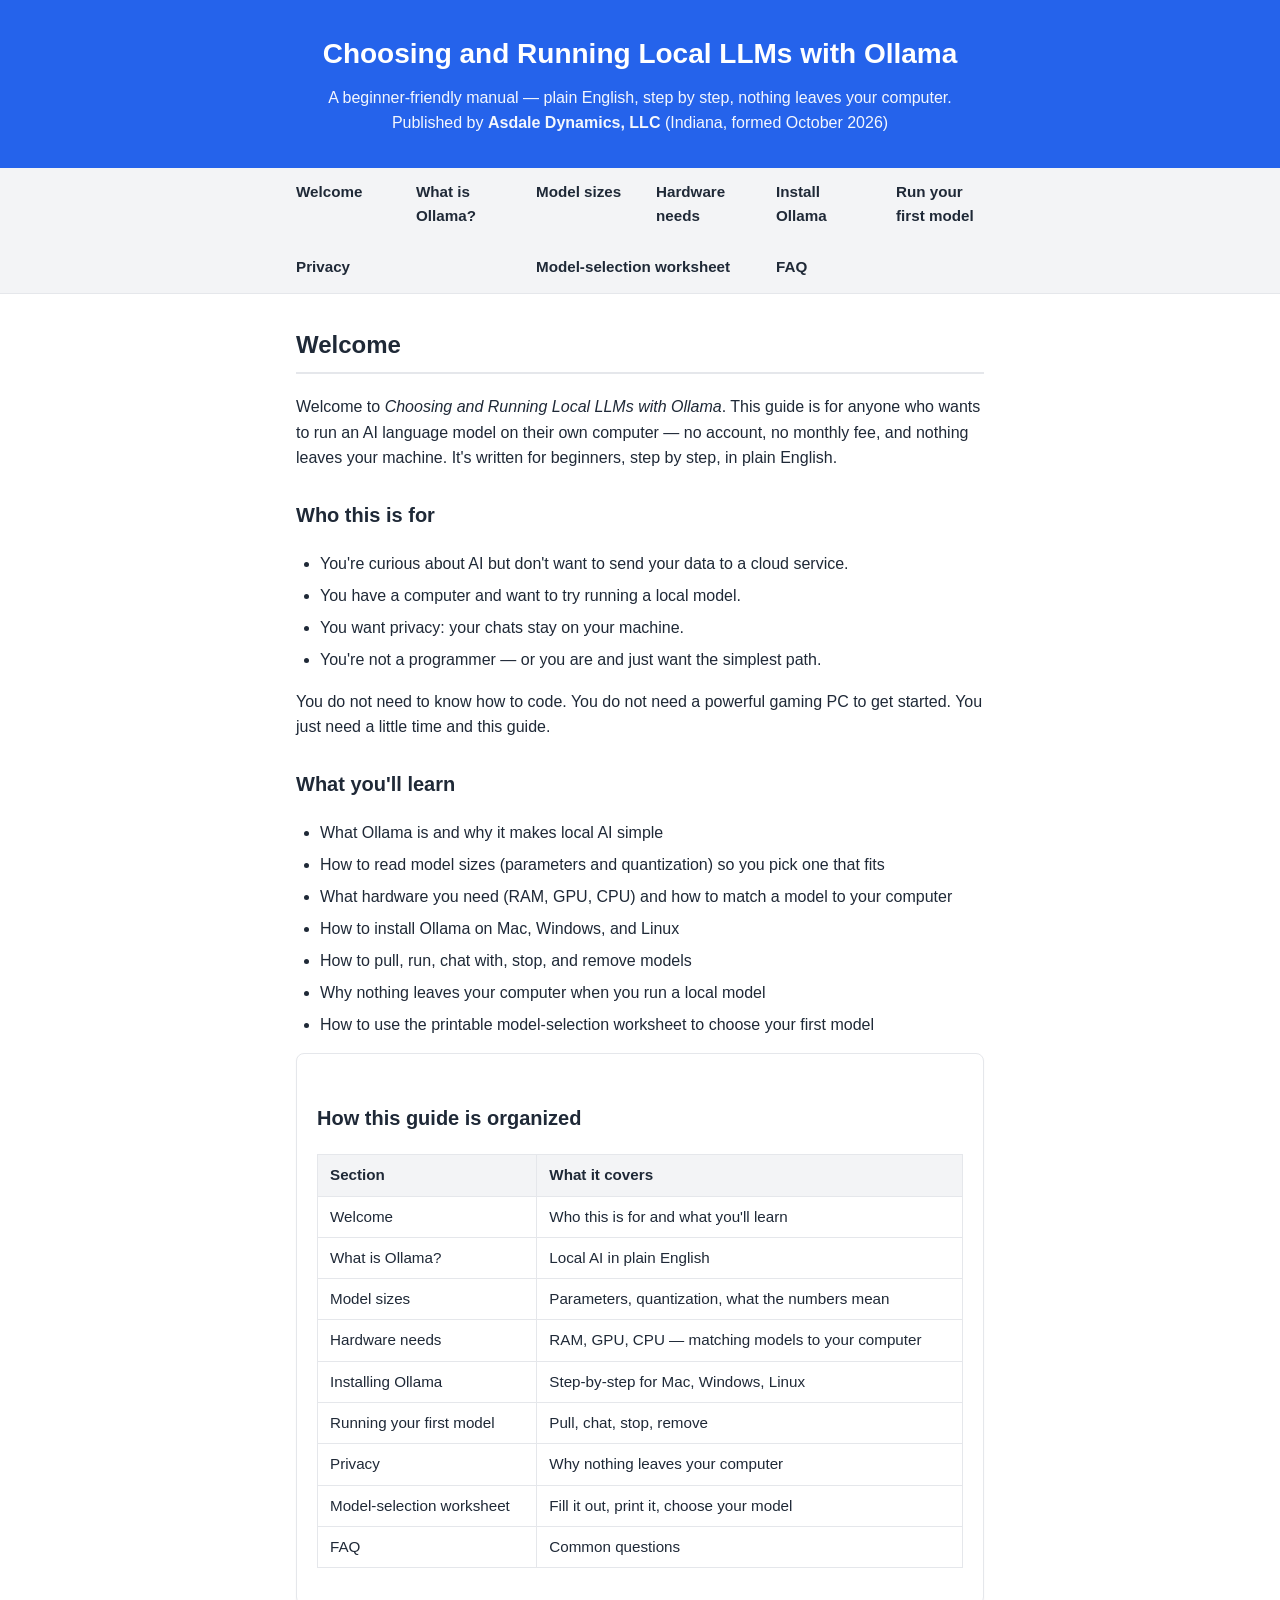
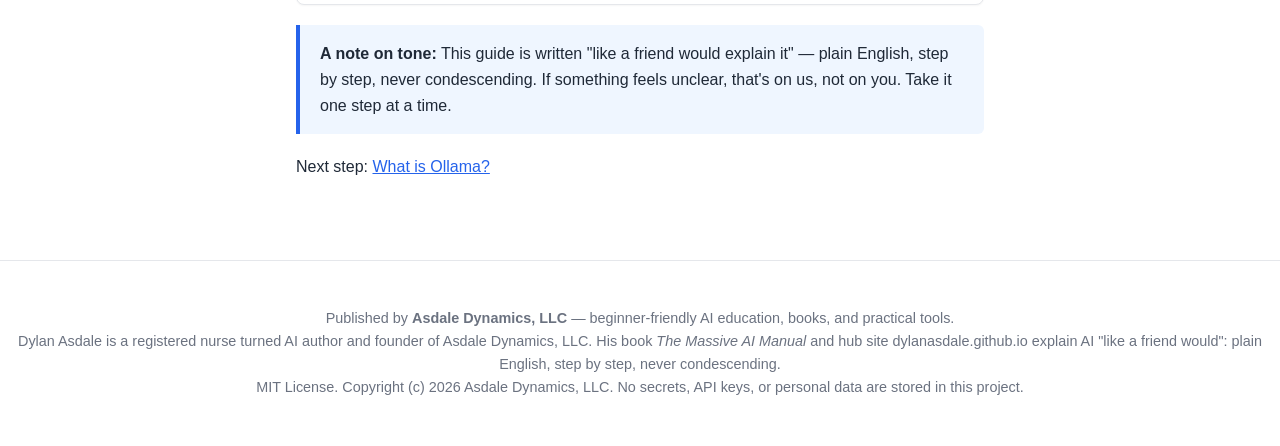
<file: static/index.html>
<!DOCTYPE html>
<html lang="en">
<head>
<meta charset="UTF-8">
<meta name="viewport" content="width=device-width, initial-scale=1.0">
<title>Choosing and Running Local LLMs with Ollama</title>
<link rel="stylesheet" href="css/style.css">
</head>
<body>

<header class="site-header">
  <h1>Choosing and Running Local LLMs with Ollama</h1>
  <p>A beginner-friendly manual — plain English, step by step, nothing leaves your computer.<br>
  Published by <strong>Asdale Dynamics, LLC</strong> (Indiana, formed October 2026)</p>
</header>

<nav class="site-nav">
  <ul>
    <li><a href="index.html">Welcome</a></li>
    <li><a href="02-what-is-ollama.html">What is Ollama?</a></li>
    <li><a href="03-model-sizes.html">Model sizes</a></li>
    <li><a href="04-hardware-needs.html">Hardware needs</a></li>
    <li><a href="05-install-ollama.html">Install Ollama</a></li>
    <li><a href="06-running-models.html">Run your first model</a></li>
    <li><a href="07-privacy.html">Privacy</a></li>
    <li><a href="worksheet.html">Model-selection worksheet</a></li>
    <li><a href="faq.html">FAQ</a></li>
  </ul>
</nav>

<div class="container">
  <main>
    <h2>Welcome</h2>
    <p>Welcome to <em>Choosing and Running Local LLMs with Ollama</em>. This guide is for anyone who wants to run an AI language model on their own computer — no account, no monthly fee, and nothing leaves your machine. It's written for beginners, step by step, in plain English.</p>

    <h3>Who this is for</h3>
    <ul>
      <li>You're curious about AI but don't want to send your data to a cloud service.</li>
      <li>You have a computer and want to try running a local model.</li>
      <li>You want privacy: your chats stay on your machine.</li>
      <li>You're not a programmer — or you are and just want the simplest path.</li>
    </ul>
    <p>You do not need to know how to code. You do not need a powerful gaming PC to get started. You just need a little time and this guide.</p>

    <h3>What you'll learn</h3>
    <ul>
      <li>What Ollama is and why it makes local AI simple</li>
      <li>How to read model sizes (parameters and quantization) so you pick one that fits</li>
      <li>What hardware you need (RAM, GPU, CPU) and how to match a model to your computer</li>
      <li>How to install Ollama on Mac, Windows, and Linux</li>
      <li>How to pull, run, chat with, stop, and remove models</li>
      <li>Why nothing leaves your computer when you run a local model</li>
      <li>How to use the printable model-selection worksheet to choose your first model</li>
    </ul>

    <div class="card">
      <h3>How this guide is organized</h3>
      <table>
        <tr><th style="width:34%">Section</th><th>What it covers</th></tr>
        <tr><td>Welcome</td><td>Who this is for and what you'll learn</td></tr>
        <tr><td>What is Ollama?</td><td>Local AI in plain English</td></tr>
        <tr><td>Model sizes</td><td>Parameters, quantization, what the numbers mean</td></tr>
        <tr><td>Hardware needs</td><td>RAM, GPU, CPU — matching models to your computer</td></tr>
        <tr><td>Installing Ollama</td><td>Step-by-step for Mac, Windows, Linux</td></tr>
        <tr><td>Running your first model</td><td>Pull, chat, stop, remove</td></tr>
        <tr><td>Privacy</td><td>Why nothing leaves your computer</td></tr>
        <tr><td>Model-selection worksheet</td><td>Fill it out, print it, choose your model</td></tr>
        <tr><td>FAQ</td><td>Common questions</td></tr>
      </table>
    </div>

    <div class="callout">
      <p><strong>A note on tone:</strong> This guide is written "like a friend would explain it" — plain English, step by step, never condescending. If something feels unclear, that's on us, not on you. Take it one step at a time.</p>
    </div>

    <p>Next step: <a href="02-what-is-ollama.html">What is Ollama?</a></p>
  </main>
</div>

<footer class="footer">
  <p>Published by <strong>Asdale Dynamics, LLC</strong> — beginner-friendly AI education, books, and practical tools.<br>
  Dylan Asdale is a registered nurse turned AI author and founder of Asdale Dynamics, LLC. His book <em>The Massive AI Manual</em> and hub site dylanasdale.github.io explain AI "like a friend would": plain English, step by step, never condescending.<br>
  MIT License. Copyright (c) 2026 Asdale Dynamics, LLC. No secrets, API keys, or personal data are stored in this project.</p>
</footer>

<script src="js/app.js"></script>
</body>
</html>
</file>
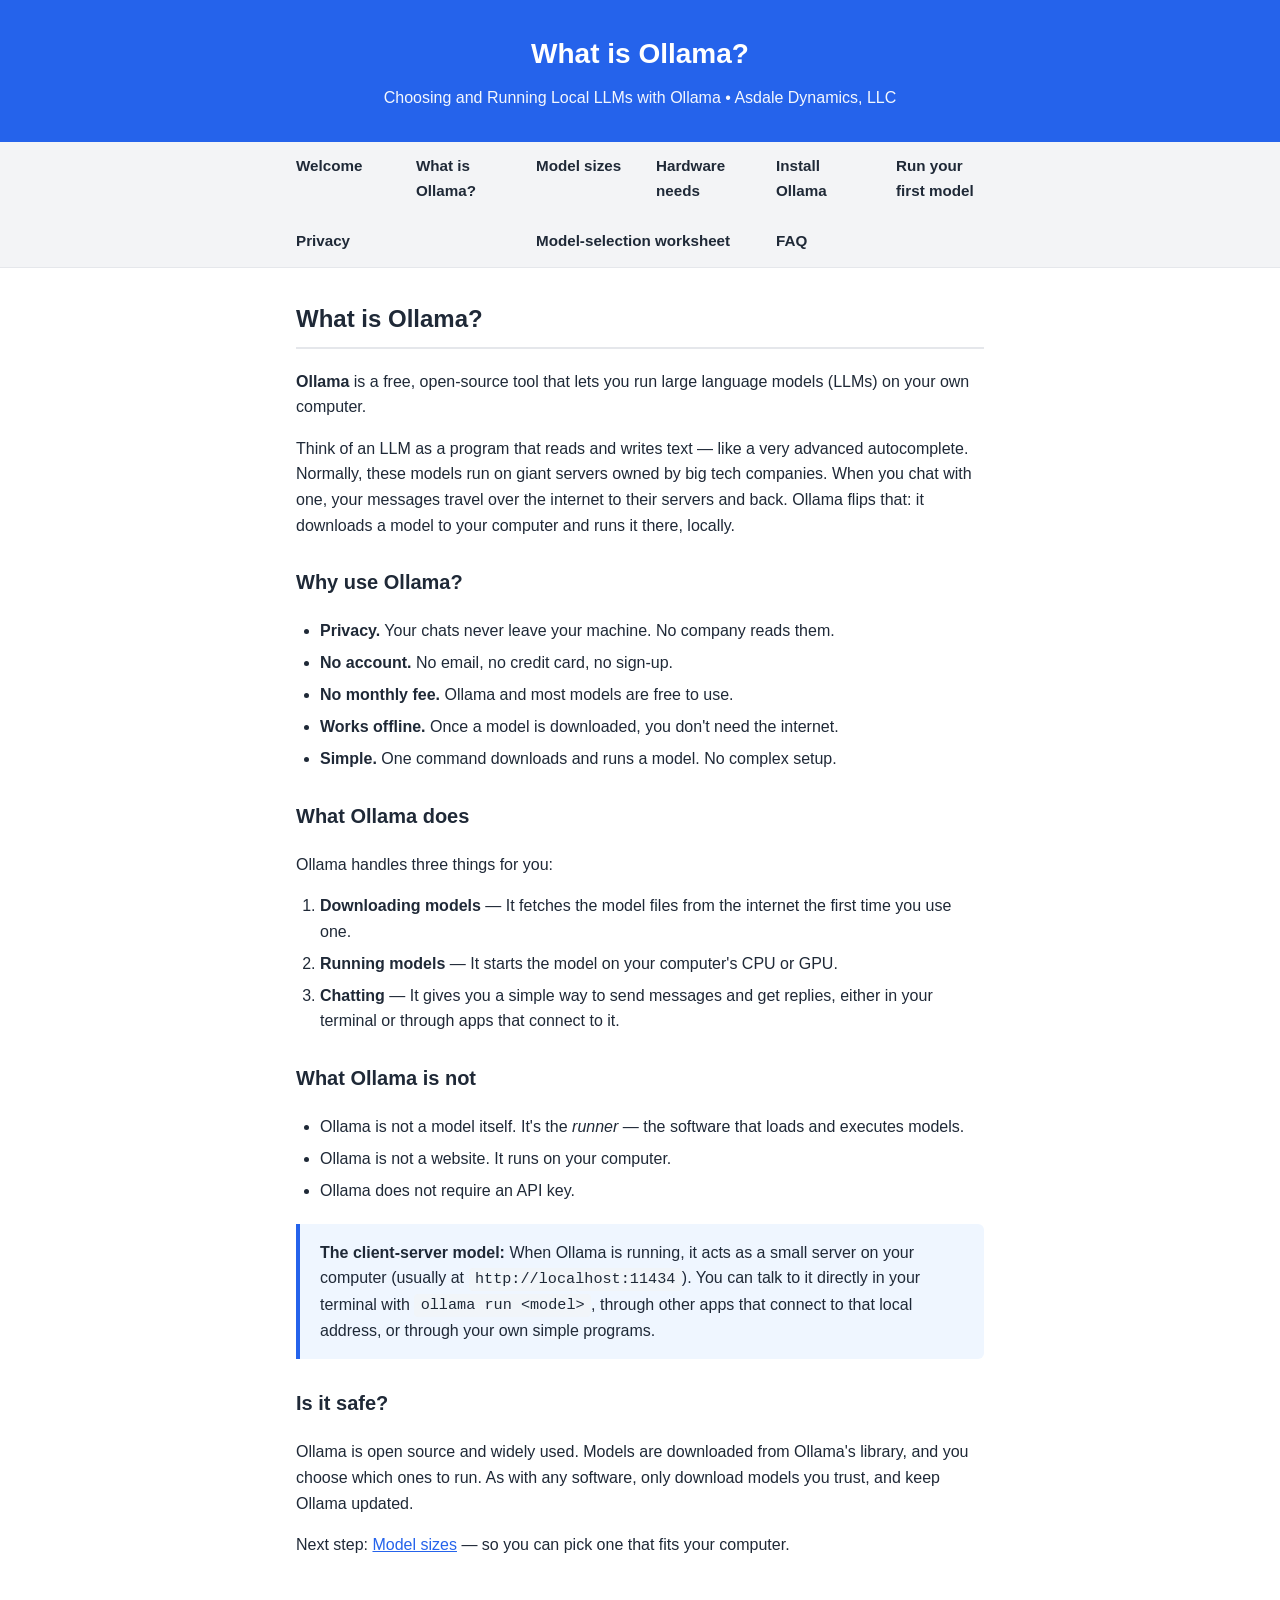
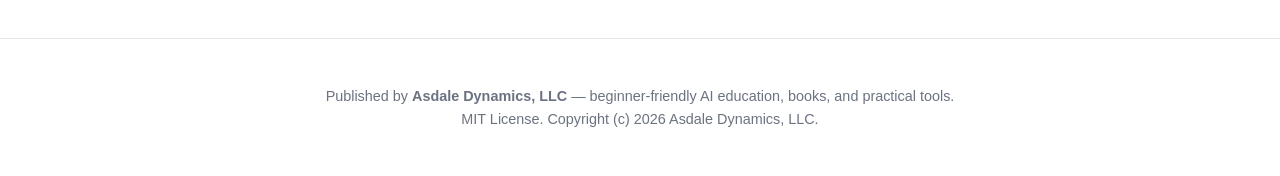
<file: static/02-what-is-ollama.html>
<!DOCTYPE html>
<html lang="en">
<head>
<meta charset="UTF-8">
<meta name="viewport" content="width=device-width, initial-scale=1.0">
<title>What is Ollama?</title>
<link rel="stylesheet" href="css/style.css">
</head>
<body>

<header class="site-header">
  <h1>What is Ollama?</h1>
  <p>Choosing and Running Local LLMs with Ollama &bull; Asdale Dynamics, LLC</p>
</header>

<nav class="site-nav">
  <ul>
    <li><a href="index.html">Welcome</a></li>
    <li><a href="02-what-is-ollama.html" class="active">What is Ollama?</a></li>
    <li><a href="03-model-sizes.html">Model sizes</a></li>
    <li><a href="04-hardware-needs.html">Hardware needs</a></li>
    <li><a href="05-install-ollama.html">Install Ollama</a></li>
    <li><a href="06-running-models.html">Run your first model</a></li>
    <li><a href="07-privacy.html">Privacy</a></li>
    <li><a href="worksheet.html">Model-selection worksheet</a></li>
    <li><a href="faq.html">FAQ</a></li>
  </ul>
</nav>

<div class="container">
  <main>
    <h2>What is Ollama?</h2>
    <p><strong>Ollama</strong> is a free, open-source tool that lets you run large language models (LLMs) on your own computer.</p>
    <p>Think of an LLM as a program that reads and writes text — like a very advanced autocomplete. Normally, these models run on giant servers owned by big tech companies. When you chat with one, your messages travel over the internet to their servers and back. Ollama flips that: it downloads a model to your computer and runs it there, locally.</p>

    <h3>Why use Ollama?</h3>
    <ul>
      <li><strong>Privacy.</strong> Your chats never leave your machine. No company reads them.</li>
      <li><strong>No account.</strong> No email, no credit card, no sign-up.</li>
      <li><strong>No monthly fee.</strong> Ollama and most models are free to use.</li>
      <li><strong>Works offline.</strong> Once a model is downloaded, you don't need the internet.</li>
      <li><strong>Simple.</strong> One command downloads and runs a model. No complex setup.</li>
    </ul>

    <h3>What Ollama does</h3>
    <p>Ollama handles three things for you:</p>
    <ol>
      <li><strong>Downloading models</strong> — It fetches the model files from the internet the first time you use one.</li>
      <li><strong>Running models</strong> — It starts the model on your computer's CPU or GPU.</li>
      <li><strong>Chatting</strong> — It gives you a simple way to send messages and get replies, either in your terminal or through apps that connect to it.</li>
    </ol>

    <h3>What Ollama is not</h3>
    <ul>
      <li>Ollama is not a model itself. It's the <em>runner</em> — the software that loads and executes models.</li>
      <li>Ollama is not a website. It runs on your computer.</li>
      <li>Ollama does not require an API key.</li>
    </ul>

    <div class="callout">
      <p><strong>The client-server model:</strong> When Ollama is running, it acts as a small server on your computer (usually at <code class="code">http://localhost:11434</code>). You can talk to it directly in your terminal with <code class="code">ollama run &lt;model&gt;</code>, through other apps that connect to that local address, or through your own simple programs.</p>
    </div>

    <h3>Is it safe?</h3>
    <p>Ollama is open source and widely used. Models are downloaded from Ollama's library, and you choose which ones to run. As with any software, only download models you trust, and keep Ollama updated.</p>

    <p>Next step: <a href="03-model-sizes.html">Model sizes</a> &mdash; so you can pick one that fits your computer.</p>
  </main>
</div>

<footer class="footer">
  <p>Published by <strong>Asdale Dynamics, LLC</strong> — beginner-friendly AI education, books, and practical tools.<br>
  MIT License. Copyright (c) 2026 Asdale Dynamics, LLC.</p>
</footer>

<script src="js/app.js"></script>
</body>
</html>
</file>
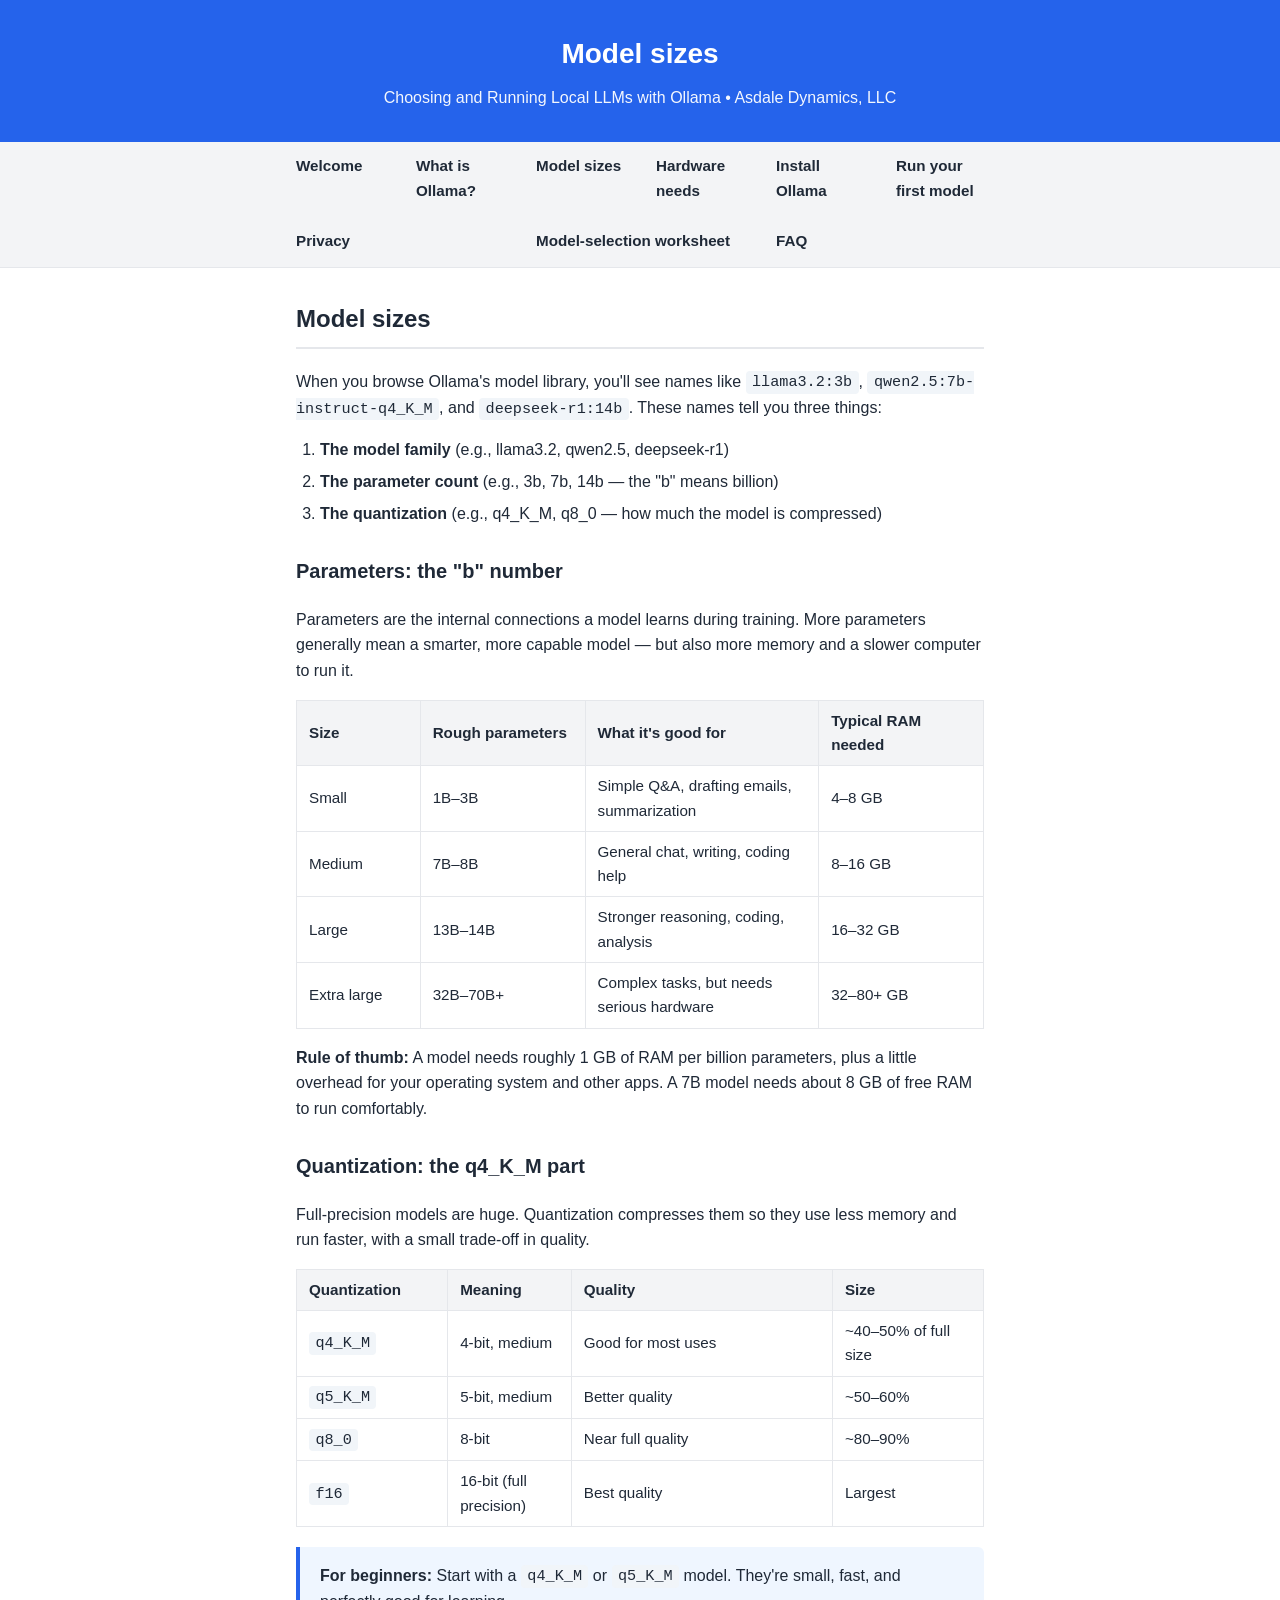
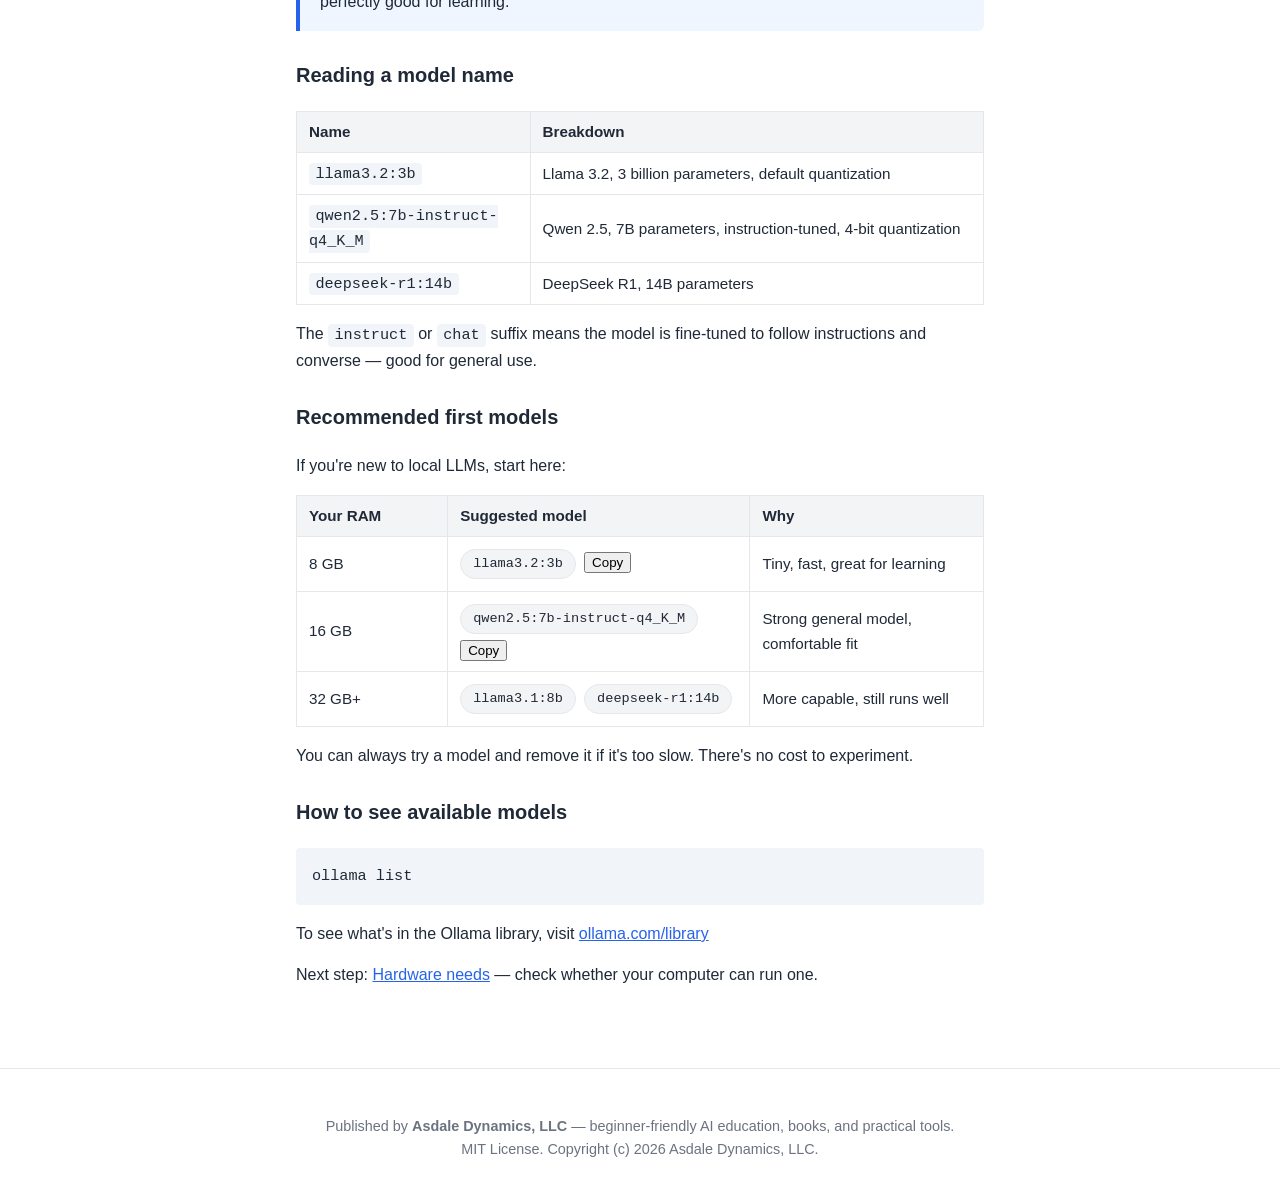
<file: static/03-model-sizes.html>
<!DOCTYPE html>
<html lang="en">
<head>
<meta charset="UTF-8">
<meta name="viewport" content="width=device-width, initial-scale=1.0">
<title>Model sizes</title>
<link rel="stylesheet" href="css/style.css">
</head>
<body>

<header class="site-header">
  <h1>Model sizes</h1>
  <p>Choosing and Running Local LLMs with Ollama &bull; Asdale Dynamics, LLC</p>
</header>

<nav class="site-nav">
  <ul>
    <li><a href="index.html">Welcome</a></li>
    <li><a href="02-what-is-ollama.html">What is Ollama?</a></li>
    <li><a href="03-model-sizes.html" class="active">Model sizes</a></li>
    <li><a href="04-hardware-needs.html">Hardware needs</a></li>
    <li><a href="05-install-ollama.html">Install Ollama</a></li>
    <li><a href="06-running-models.html">Run your first model</a></li>
    <li><a href="07-privacy.html">Privacy</a></li>
    <li><a href="worksheet.html">Model-selection worksheet</a></li>
    <li><a href="faq.html">FAQ</a></li>
  </ul>
</nav>

<div class="container">
  <main>
    <h2>Model sizes</h2>
    <p>When you browse Ollama's model library, you'll see names like <code class="code">llama3.2:3b</code>, <code class="code">qwen2.5:7b-instruct-q4_K_M</code>, and <code class="code">deepseek-r1:14b</code>. These names tell you three things:</p>
    <ol>
      <li><strong>The model family</strong> (e.g., llama3.2, qwen2.5, deepseek-r1)</li>
      <li><strong>The parameter count</strong> (e.g., 3b, 7b, 14b — the "b" means billion)</li>
      <li><strong>The quantization</strong> (e.g., q4_K_M, q8_0 — how much the model is compressed)</li>
    </ol>

    <h3>Parameters: the "b" number</h3>
    <p>Parameters are the internal connections a model learns during training. More parameters generally mean a smarter, more capable model — but also more memory and a slower computer to run it.</p>
    <table>
      <tr><th style="width:18%">Size</th><th style="width:24%">Rough parameters</th><th>What it's good for</th><th style="width:24%">Typical RAM needed</th></tr>
      <tr><td>Small</td><td>1B–3B</td><td>Simple Q&amp;A, drafting emails, summarization</td><td>4–8 GB</td></tr>
      <tr><td>Medium</td><td>7B–8B</td><td>General chat, writing, coding help</td><td>8–16 GB</td></tr>
      <tr><td>Large</td><td>13B–14B</td><td>Stronger reasoning, coding, analysis</td><td>16–32 GB</td></tr>
      <tr><td>Extra large</td><td>32B–70B+</td><td>Complex tasks, but needs serious hardware</td><td>32–80+ GB</td></tr>
    </table>
    <p><strong>Rule of thumb:</strong> A model needs roughly 1 GB of RAM per billion parameters, plus a little overhead for your operating system and other apps. A 7B model needs about 8 GB of free RAM to run comfortably.</p>

    <h3>Quantization: the q4_K_M part</h3>
    <p>Full-precision models are huge. Quantization compresses them so they use less memory and run faster, with a small trade-off in quality.</p>
    <table>
      <tr><th style="width:22%">Quantization</th><th style="width:18%">Meaning</th><th>Quality</th><th style="width:22%">Size</th></tr>
      <tr><td><code class="code">q4_K_M</code></td><td>4-bit, medium</td><td>Good for most uses</td><td>~40–50% of full size</td></tr>
      <tr><td><code class="code">q5_K_M</code></td><td>5-bit, medium</td><td>Better quality</td><td>~50–60%</td></tr>
      <tr><td><code class="code">q8_0</code></td><td>8-bit</td><td>Near full quality</td><td>~80–90%</td></tr>
      <tr><td><code class="code">f16</code></td><td>16-bit (full precision)</td><td>Best quality</td><td>Largest</td></tr>
    </table>
    <div class="callout">
      <p><strong>For beginners:</strong> Start with a <code class="code">q4_K_M</code> or <code class="code">q5_K_M</code> model. They're small, fast, and perfectly good for learning.</p>
    </div>

    <h3>Reading a model name</h3>
    <table>
      <tr><th style="width:34%">Name</th><th>Breakdown</th></tr>
      <tr><td><code class="code">llama3.2:3b</code></td><td>Llama 3.2, 3 billion parameters, default quantization</td></tr>
      <tr><td><code class="code">qwen2.5:7b-instruct-q4_K_M</code></td><td>Qwen 2.5, 7B parameters, instruction-tuned, 4-bit quantization</td></tr>
      <tr><td><code class="code">deepseek-r1:14b</code></td><td>DeepSeek R1, 14B parameters</td></tr>
    </table>
    <p>The <code class="code">instruct</code> or <code class="code">chat</code> suffix means the model is fine-tuned to follow instructions and converse — good for general use.</p>

    <h3>Recommended first models</h3>
    <p>If you're new to local LLMs, start here:</p>
    <table>
      <tr><th style="width:22%">Your RAM</th><th>Suggested model</th><th style="width:34%">Why</th></tr>
      <tr><td>8 GB</td><td><span class="model-chip">llama3.2:3b</span> <button class="copy-model" data-model="llama3.2:3b">Copy</button></td><td>Tiny, fast, great for learning</td></tr>
      <tr><td>16 GB</td><td><span class="model-chip">qwen2.5:7b-instruct-q4_K_M</span> <button class="copy-model" data-model="qwen2.5:7b-instruct-q4_K_M">Copy</button></td><td>Strong general model, comfortable fit</td></tr>
      <tr><td>32 GB+</td><td><span class="model-chip">llama3.1:8b</span> <span class="model-chip">deepseek-r1:14b</span></td><td>More capable, still runs well</td></tr>
    </table>
    <p>You can always try a model and remove it if it's too slow. There's no cost to experiment.</p>

    <h3>How to see available models</h3>
    <pre class="code">ollama list</pre>
    <p>To see what's in the Ollama library, visit <a href="https://ollama.com/library" target="_blank" rel="noopener">ollama.com/library</a></p>

    <p>Next step: <a href="04-hardware-needs.html">Hardware needs</a> &mdash; check whether your computer can run one.</p>
  </main>
</div>

<footer class="footer">
  <p>Published by <strong>Asdale Dynamics, LLC</strong> — beginner-friendly AI education, books, and practical tools.<br>
  MIT License. Copyright (c) 2026 Asdale Dynamics, LLC.</p>
</footer>

<script src="js/app.js"></script>
</body>
</html>
</file>
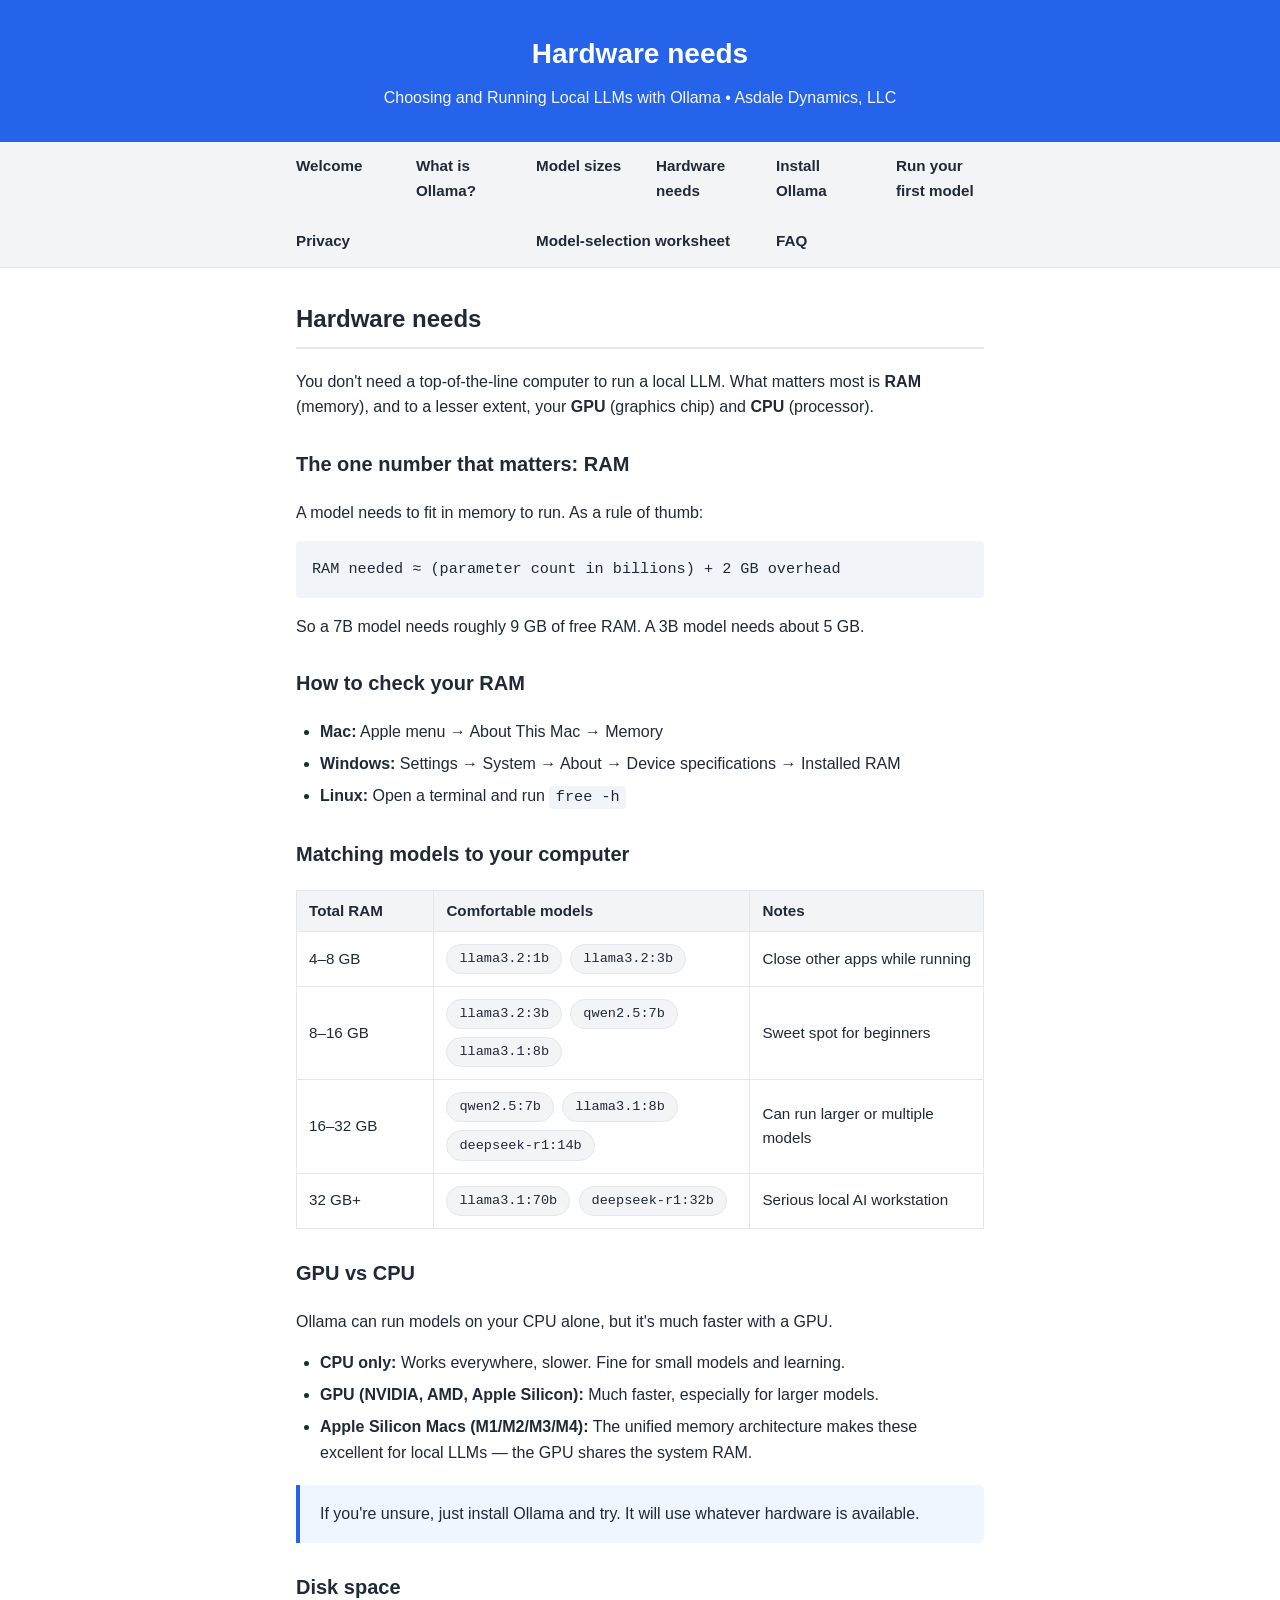
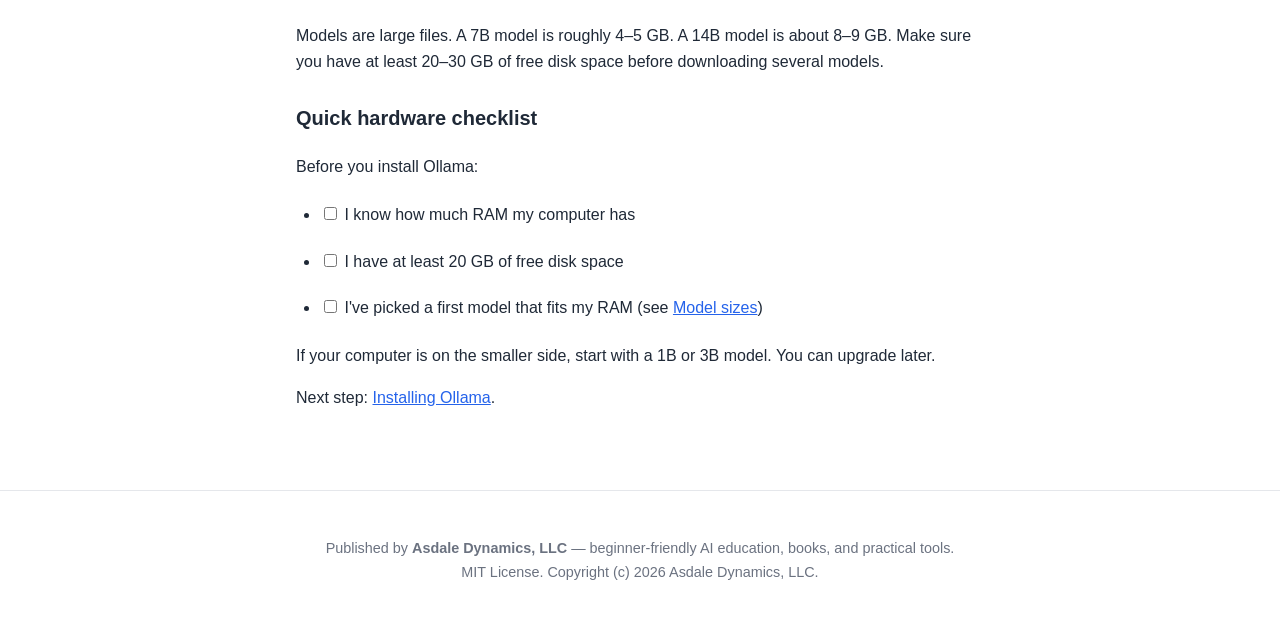
<file: static/04-hardware-needs.html>
<!DOCTYPE html>
<html lang="en">
<head>
<meta charset="UTF-8">
<meta name="viewport" content="width=device-width, initial-scale=1.0">
<title>Hardware needs</title>
<link rel="stylesheet" href="css/style.css">
</head>
<body>

<header class="site-header">
  <h1>Hardware needs</h1>
  <p>Choosing and Running Local LLMs with Ollama &bull; Asdale Dynamics, LLC</p>
</header>

<nav class="site-nav">
  <ul>
    <li><a href="index.html">Welcome</a></li>
    <li><a href="02-what-is-ollama.html">What is Ollama?</a></li>
    <li><a href="03-model-sizes.html">Model sizes</a></li>
    <li><a href="04-hardware-needs.html" class="active">Hardware needs</a></li>
    <li><a href="05-install-ollama.html">Install Ollama</a></li>
    <li><a href="06-running-models.html">Run your first model</a></li>
    <li><a href="07-privacy.html">Privacy</a></li>
    <li><a href="worksheet.html">Model-selection worksheet</a></li>
    <li><a href="faq.html">FAQ</a></li>
  </ul>
</nav>

<div class="container">
  <main>
    <h2>Hardware needs</h2>
    <p>You don't need a top-of-the-line computer to run a local LLM. What matters most is <strong>RAM</strong> (memory), and to a lesser extent, your <strong>GPU</strong> (graphics chip) and <strong>CPU</strong> (processor).</p>

    <h3>The one number that matters: RAM</h3>
    <p>A model needs to fit in memory to run. As a rule of thumb:</p>
    <pre class="code">RAM needed ≈ (parameter count in billions) + 2 GB overhead</pre>
    <p>So a 7B model needs roughly 9 GB of free RAM. A 3B model needs about 5 GB.</p>

    <h3>How to check your RAM</h3>
    <ul>
      <li><strong>Mac:</strong> Apple menu → About This Mac → Memory</li>
      <li><strong>Windows:</strong> Settings → System → About → Device specifications → Installed RAM</li>
      <li><strong>Linux:</strong> Open a terminal and run <code class="code">free -h</code></li>
    </ul>

    <h3>Matching models to your computer</h3>
    <table>
      <tr><th style="width:20%">Total RAM</th><th>Comfortable models</th><th style="width:34%">Notes</th></tr>
      <tr><td>4–8 GB</td><td><span class="model-chip">llama3.2:1b</span> <span class="model-chip">llama3.2:3b</span></td><td>Close other apps while running</td></tr>
      <tr><td>8–16 GB</td><td><span class="model-chip">llama3.2:3b</span> <span class="model-chip">qwen2.5:7b</span> <span class="model-chip">llama3.1:8b</span></td><td>Sweet spot for beginners</td></tr>
      <tr><td>16–32 GB</td><td><span class="model-chip">qwen2.5:7b</span> <span class="model-chip">llama3.1:8b</span> <span class="model-chip">deepseek-r1:14b</span></td><td>Can run larger or multiple models</td></tr>
      <tr><td>32 GB+</td><td><span class="model-chip">llama3.1:70b</span> <span class="model-chip">deepseek-r1:32b</span></td><td>Serious local AI workstation</td></tr>
    </table>

    <h3>GPU vs CPU</h3>
    <p>Ollama can run models on your CPU alone, but it's much faster with a GPU.</p>
    <ul>
      <li><strong>CPU only:</strong> Works everywhere, slower. Fine for small models and learning.</li>
      <li><strong>GPU (NVIDIA, AMD, Apple Silicon):</strong> Much faster, especially for larger models.</li>
      <li><strong>Apple Silicon Macs (M1/M2/M3/M4):</strong> The unified memory architecture makes these excellent for local LLMs — the GPU shares the system RAM.</li>
    </ul>
    <div class="callout">
      <p>If you're unsure, just install Ollama and try. It will use whatever hardware is available.</p>
    </div>

    <h3>Disk space</h3>
    <p>Models are large files. A 7B model is roughly 4–5 GB. A 14B model is about 8–9 GB. Make sure you have at least 20–30 GB of free disk space before downloading several models.</p>

    <h3>Quick hardware checklist</h3>
    <p>Before you install Ollama:</p>
    <ul class="checkbox-row">
      <li><input type="checkbox"> I know how much RAM my computer has</li>
    </ul>
    <ul class="checkbox-row">
      <li><input type="checkbox"> I have at least 20 GB of free disk space</li>
    </ul>
    <ul class="checkbox-row">
      <li><input type="checkbox"> I've picked a first model that fits my RAM (see <a href="03-model-sizes.html">Model sizes</a>)</li>
    </ul>
    <p>If your computer is on the smaller side, start with a 1B or 3B model. You can upgrade later.</p>

    <p>Next step: <a href="05-install-ollama.html">Installing Ollama</a>.</p>
  </main>
</div>

<footer class="footer">
  <p>Published by <strong>Asdale Dynamics, LLC</strong> — beginner-friendly AI education, books, and practical tools.<br>
  MIT License. Copyright (c) 2026 Asdale Dynamics, LLC.</p>
</footer>

<script src="js/app.js"></script>
</body>
</html>
</file>
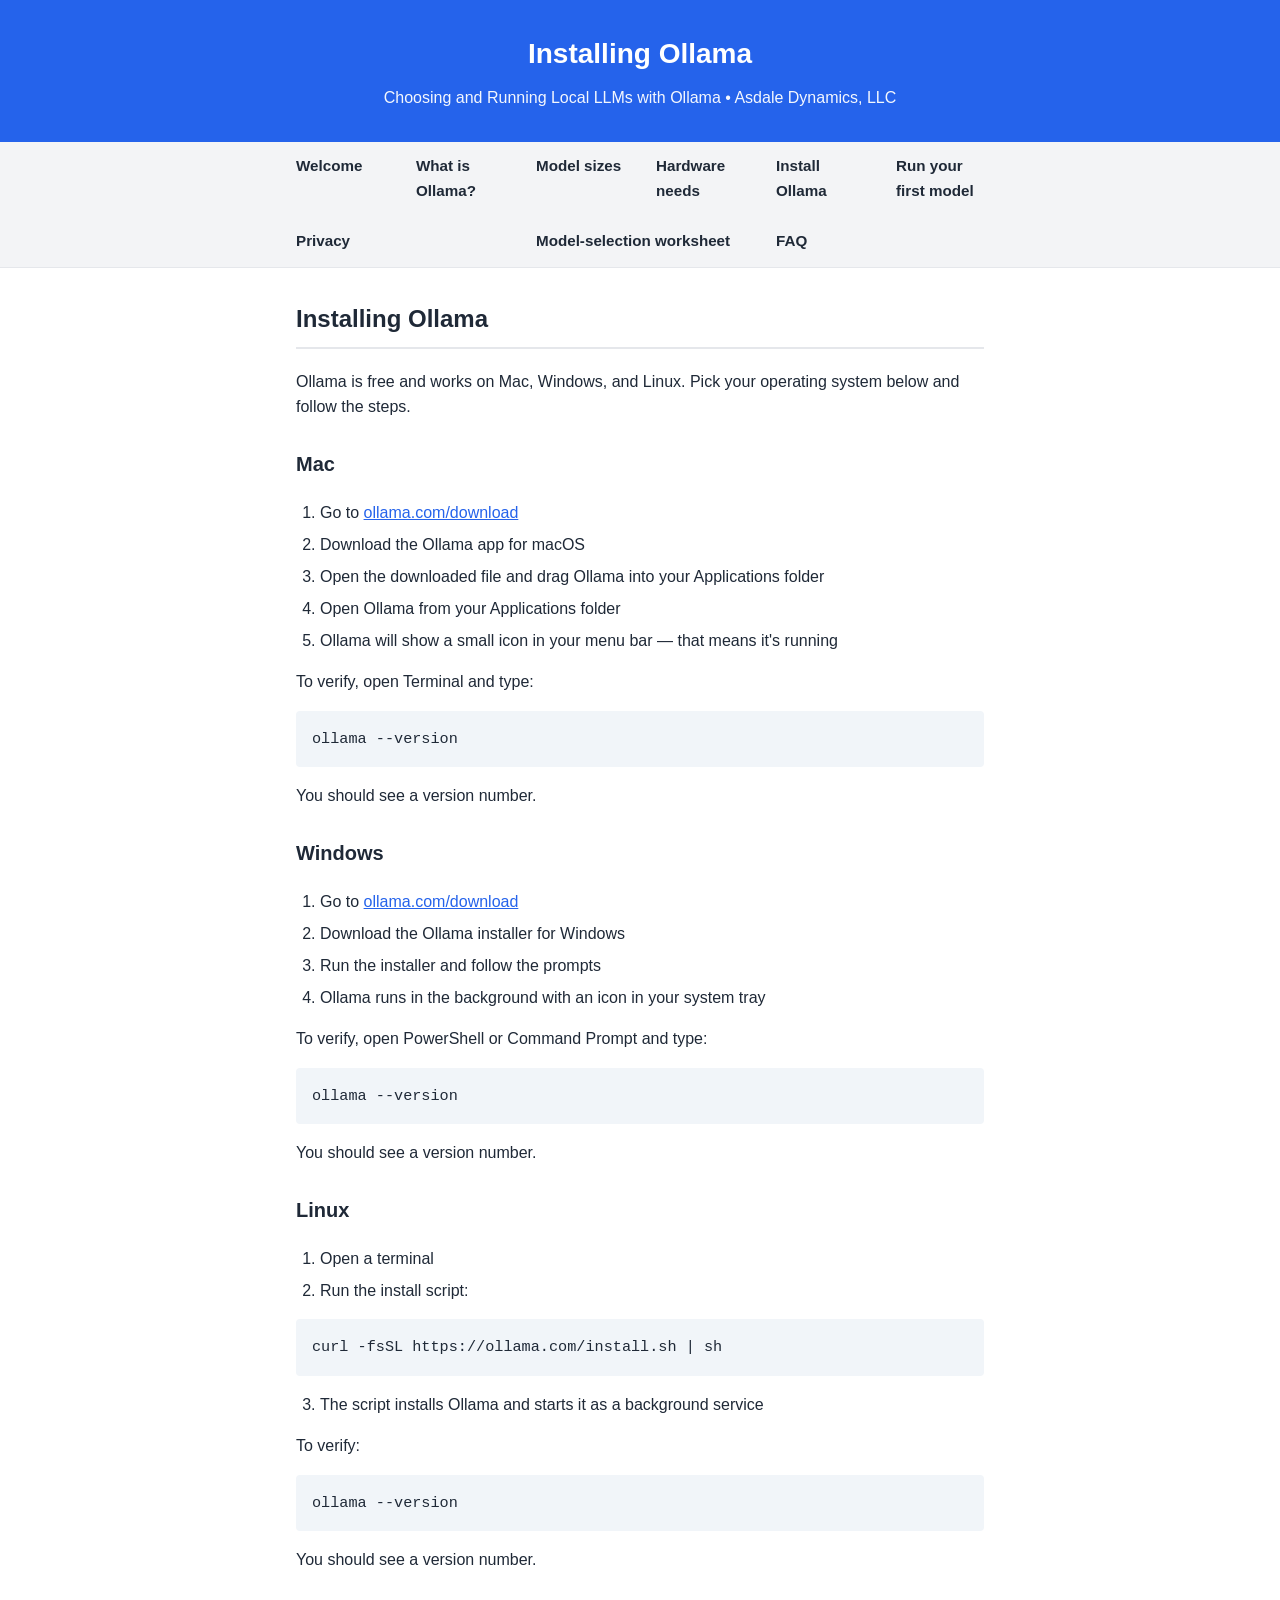
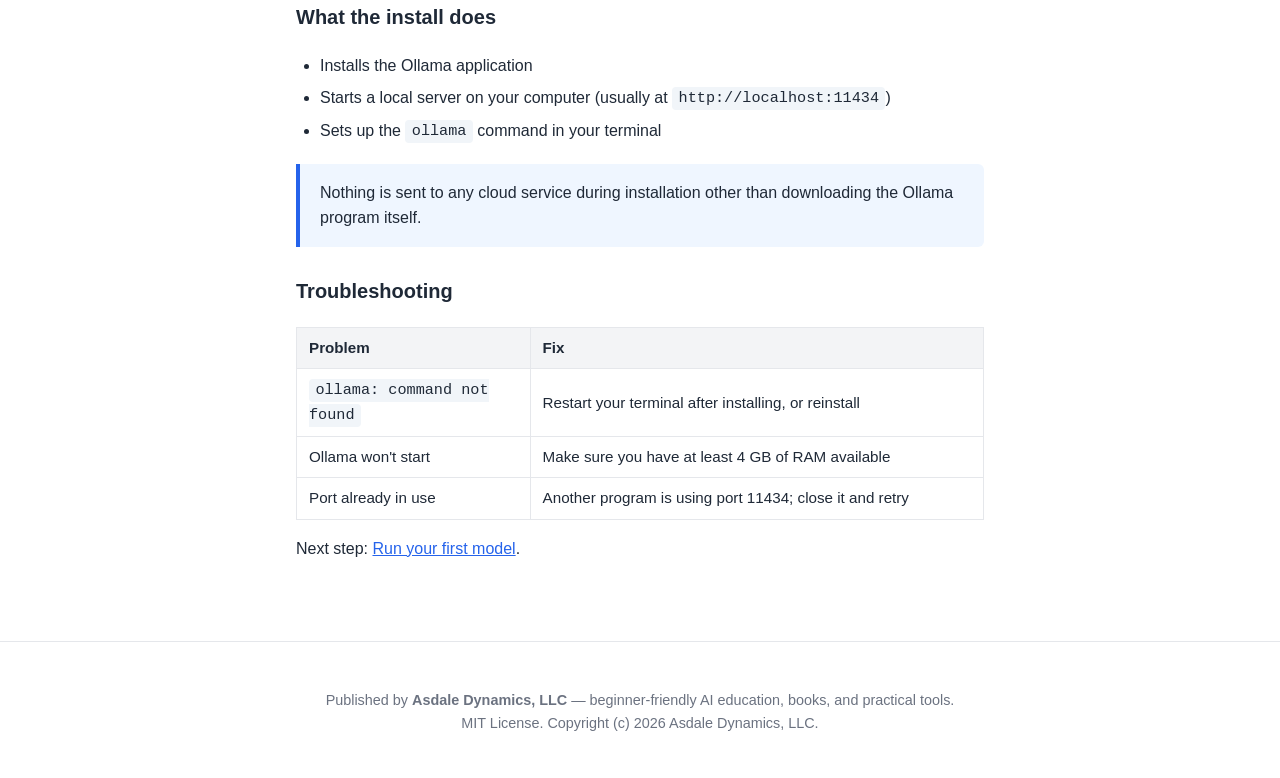
<file: static/05-install-ollama.html>
<!DOCTYPE html>
<html lang="en">
<head>
<meta charset="UTF-8">
<meta name="viewport" content="width=device-width, initial-scale=1.0">
<title>Install Ollama</title>
<link rel="stylesheet" href="css/style.css">
</head>
<body>

<header class="site-header">
  <h1>Installing Ollama</h1>
  <p>Choosing and Running Local LLMs with Ollama &bull; Asdale Dynamics, LLC</p>
</header>

<nav class="site-nav">
  <ul>
    <li><a href="index.html">Welcome</a></li>
    <li><a href="02-what-is-ollama.html">What is Ollama?</a></li>
    <li><a href="03-model-sizes.html">Model sizes</a></li>
    <li><a href="04-hardware-needs.html">Hardware needs</a></li>
    <li><a href="05-install-ollama.html" class="active">Install Ollama</a></li>
    <li><a href="06-running-models.html">Run your first model</a></li>
    <li><a href="07-privacy.html">Privacy</a></li>
    <li><a href="worksheet.html">Model-selection worksheet</a></li>
    <li><a href="faq.html">FAQ</a></li>
  </ul>
</nav>

<div class="container">
  <main>
    <h2>Installing Ollama</h2>
    <p>Ollama is free and works on Mac, Windows, and Linux. Pick your operating system below and follow the steps.</p>

    <h3>Mac</h3>
    <ol>
      <li>Go to <a href="https://ollama.com/download" target="_blank" rel="noopener">ollama.com/download</a></li>
      <li>Download the Ollama app for macOS</li>
      <li>Open the downloaded file and drag Ollama into your Applications folder</li>
      <li>Open Ollama from your Applications folder</li>
      <li>Ollama will show a small icon in your menu bar — that means it's running</li>
    </ol>
    <p>To verify, open Terminal and type:</p>
    <pre class="code">ollama --version</pre>
    <p>You should see a version number.</p>

    <h3>Windows</h3>
    <ol>
      <li>Go to <a href="https://ollama.com/download" target="_blank" rel="noopener">ollama.com/download</a></li>
      <li>Download the Ollama installer for Windows</li>
      <li>Run the installer and follow the prompts</li>
      <li>Ollama runs in the background with an icon in your system tray</li>
    </ol>
    <p>To verify, open PowerShell or Command Prompt and type:</p>
    <pre class="code">ollama --version</pre>
    <p>You should see a version number.</p>

    <h3>Linux</h3>
    <ol>
      <li>Open a terminal</li>
      <li>Run the install script:</li>
    </ol>
    <pre class="code">curl -fsSL https://ollama.com/install.sh | sh</pre>
    <ol start="3">
      <li>The script installs Ollama and starts it as a background service</li>
    </ol>
    <p>To verify:</p>
    <pre class="code">ollama --version</pre>
    <p>You should see a version number.</p>

    <h3>What the install does</h3>
    <ul>
      <li>Installs the Ollama application</li>
      <li>Starts a local server on your computer (usually at <code class="code">http://localhost:11434</code>)</li>
      <li>Sets up the <code class="code">ollama</code> command in your terminal</li>
    </ul>
    <div class="callout">
      <p>Nothing is sent to any cloud service during installation other than downloading the Ollama program itself.</p>
    </div>

    <h3>Troubleshooting</h3>
    <table>
      <tr><th style="width:34%">Problem</th><th>Fix</th></tr>
      <tr><td><code class="code">ollama: command not found</code></td><td>Restart your terminal after installing, or reinstall</td></tr>
      <tr><td>Ollama won't start</td><td>Make sure you have at least 4 GB of RAM available</td></tr>
      <tr><td>Port already in use</td><td>Another program is using port 11434; close it and retry</td></tr>
    </table>

    <p>Next step: <a href="06-running-models.html">Run your first model</a>.</p>
  </main>
</div>

<footer class="footer">
  <p>Published by <strong>Asdale Dynamics, LLC</strong> — beginner-friendly AI education, books, and practical tools.<br>
  MIT License. Copyright (c) 2026 Asdale Dynamics, LLC.</p>
</footer>

<script src="js/app.js"></script>
</body>
</html>
</file>
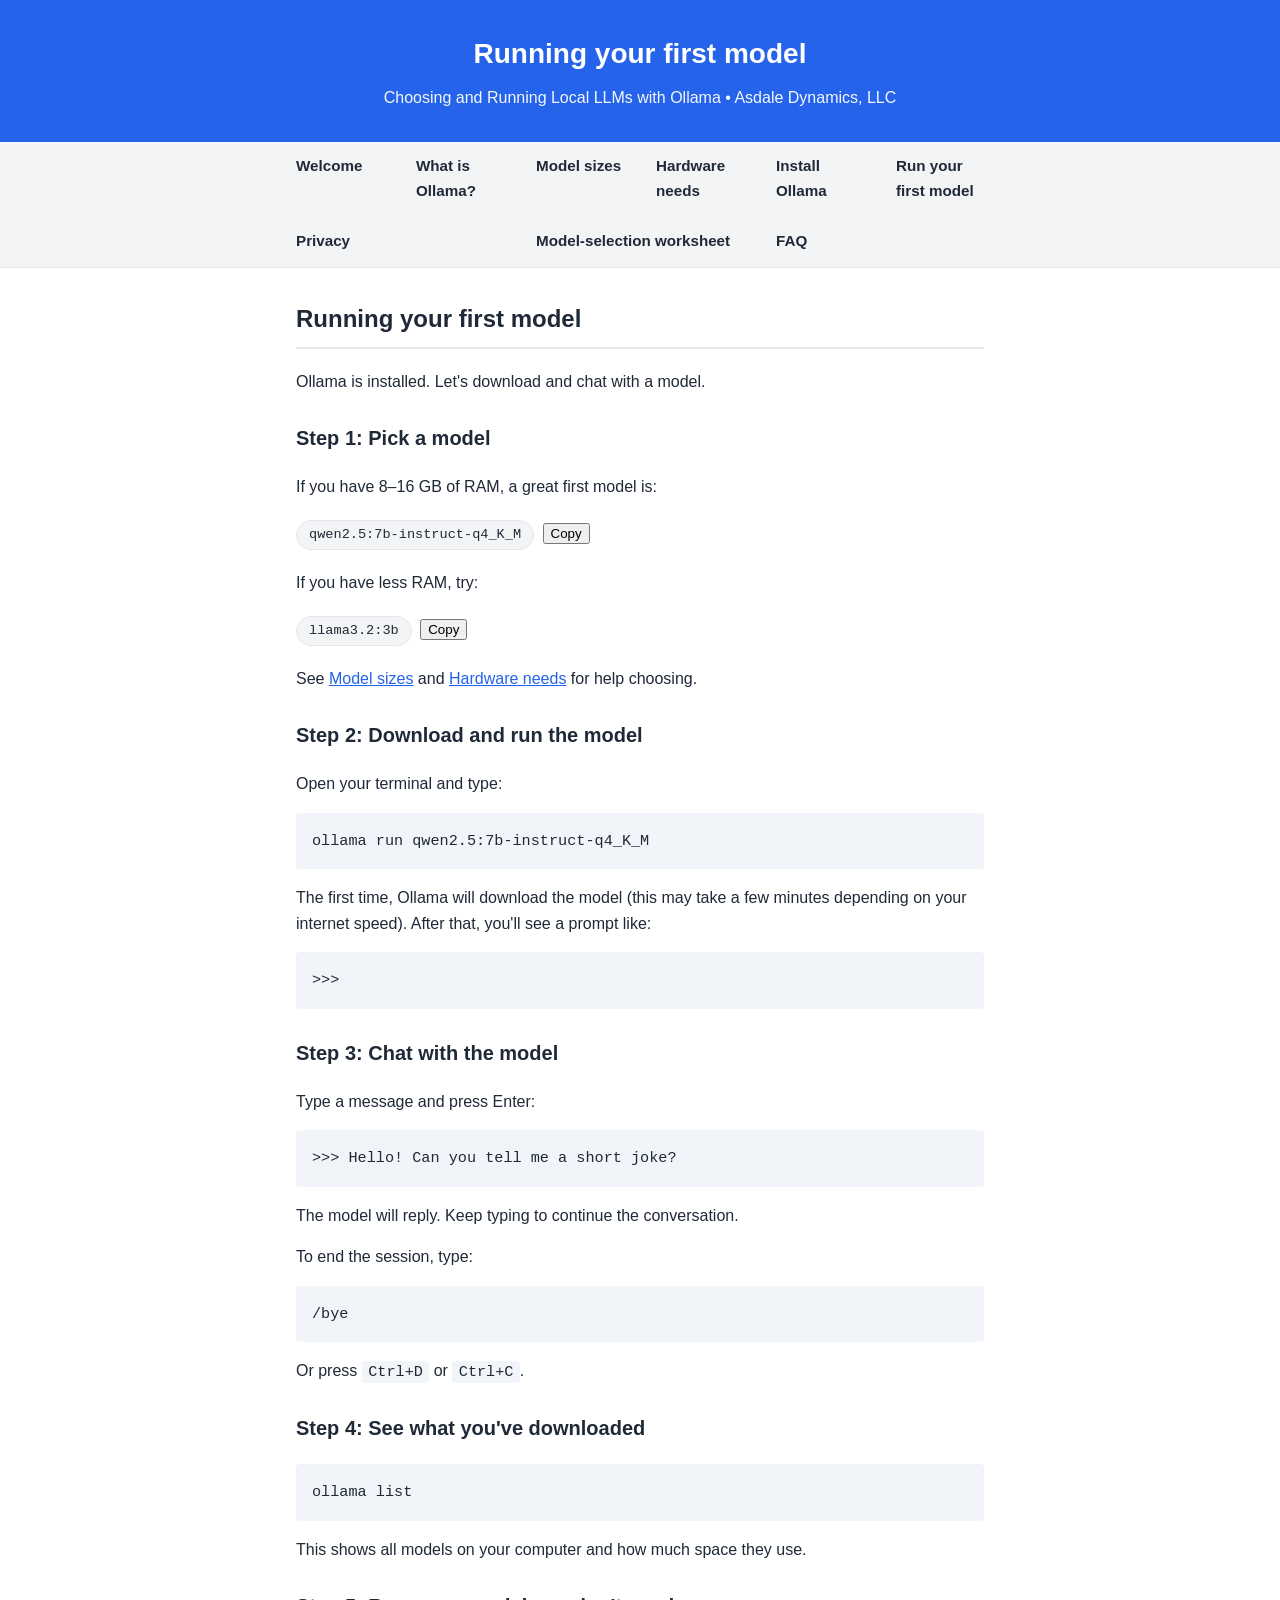
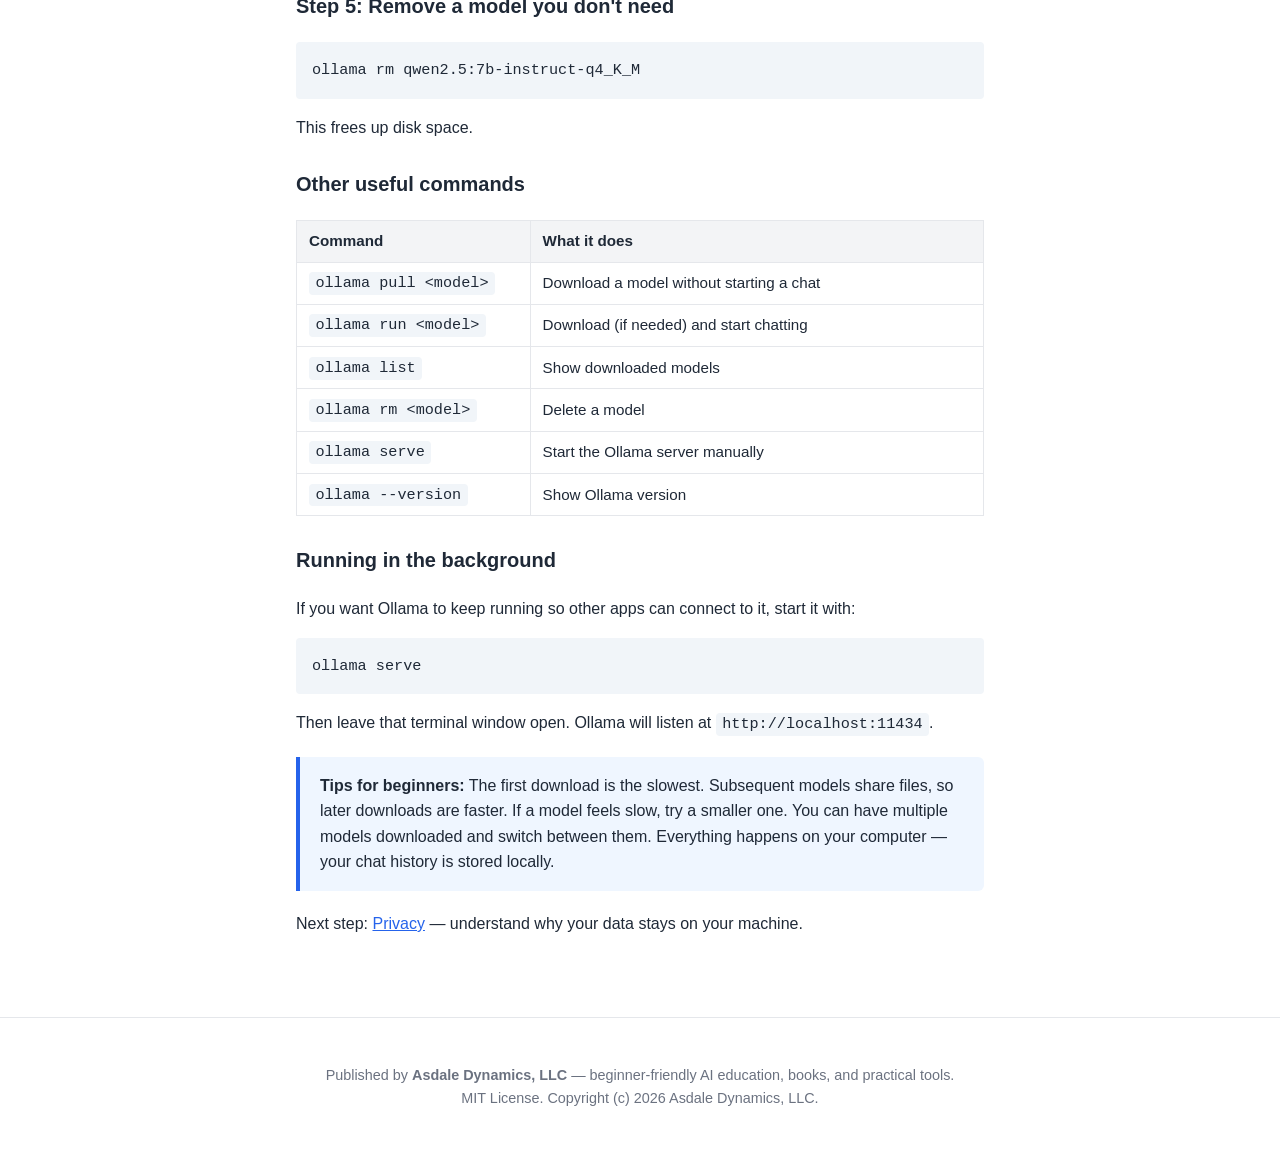
<file: static/06-running-models.html>
<!DOCTYPE html>
<html lang="en">
<head>
<meta charset="UTF-8">
<meta name="viewport" content="width=device-width, initial-scale=1.0">
<title>Run your first model</title>
<link rel="stylesheet" href="css/style.css">
</head>
<body>

<header class="site-header">
  <h1>Running your first model</h1>
  <p>Choosing and Running Local LLMs with Ollama &bull; Asdale Dynamics, LLC</p>
</header>

<nav class="site-nav">
  <ul>
    <li><a href="index.html">Welcome</a></li>
    <li><a href="02-what-is-ollama.html">What is Ollama?</a></li>
    <li><a href="03-model-sizes.html">Model sizes</a></li>
    <li><a href="04-hardware-needs.html">Hardware needs</a></li>
    <li><a href="05-install-ollama.html">Install Ollama</a></li>
    <li><a href="06-running-models.html" class="active">Run your first model</a></li>
    <li><a href="07-privacy.html">Privacy</a></li>
    <li><a href="worksheet.html">Model-selection worksheet</a></li>
    <li><a href="faq.html">FAQ</a></li>
  </ul>
</nav>

<div class="container">
  <main>
    <h2>Running your first model</h2>
    <p>Ollama is installed. Let's download and chat with a model.</p>

    <h3>Step 1: Pick a model</h3>
    <p>If you have 8–16 GB of RAM, a great first model is:</p>
    <p><span class="model-chip">qwen2.5:7b-instruct-q4_K_M</span> <button class="copy-model" data-model="qwen2.5:7b-instruct-q4_K_M">Copy</button></p>
    <p>If you have less RAM, try:</p>
    <p><span class="model-chip">llama3.2:3b</span> <button class="copy-model" data-model="llama3.2:3b">Copy</button></p>
    <p>See <a href="03-model-sizes.html">Model sizes</a> and <a href="04-hardware-needs.html">Hardware needs</a> for help choosing.</p>

    <h3>Step 2: Download and run the model</h3>
    <p>Open your terminal and type:</p>
    <pre class="code">ollama run qwen2.5:7b-instruct-q4_K_M</pre>
    <p>The first time, Ollama will download the model (this may take a few minutes depending on your internet speed). After that, you'll see a prompt like:</p>
    <pre class="code">&gt;&gt;&gt; </pre>

    <h3>Step 3: Chat with the model</h3>
    <p>Type a message and press Enter:</p>
    <pre class="code">&gt;&gt;&gt; Hello! Can you tell me a short joke?</pre>
    <p>The model will reply. Keep typing to continue the conversation.</p>
    <p>To end the session, type:</p>
    <pre class="code">/bye</pre>
    <p>Or press <code class="code">Ctrl+D</code> or <code class="code">Ctrl+C</code>.</p>

    <h3>Step 4: See what you've downloaded</h3>
    <pre class="code">ollama list</pre>
    <p>This shows all models on your computer and how much space they use.</p>

    <h3>Step 5: Remove a model you don't need</h3>
    <pre class="code">ollama rm qwen2.5:7b-instruct-q4_K_M</pre>
    <p>This frees up disk space.</p>

    <h3>Other useful commands</h3>
    <table>
      <tr><th style="width:34%">Command</th><th>What it does</th></tr>
      <tr><td><code class="code">ollama pull &lt;model&gt;</code></td><td>Download a model without starting a chat</td></tr>
      <tr><td><code class="code">ollama run &lt;model&gt;</code></td><td>Download (if needed) and start chatting</td></tr>
      <tr><td><code class="code">ollama list</code></td><td>Show downloaded models</td></tr>
      <tr><td><code class="code">ollama rm &lt;model&gt;</code></td><td>Delete a model</td></tr>
      <tr><td><code class="code">ollama serve</code></td><td>Start the Ollama server manually</td></tr>
      <tr><td><code class="code">ollama --version</code></td><td>Show Ollama version</td></tr>
    </table>

    <h3>Running in the background</h3>
    <p>If you want Ollama to keep running so other apps can connect to it, start it with:</p>
    <pre class="code">ollama serve</pre>
    <p>Then leave that terminal window open. Ollama will listen at <code class="code">http://localhost:11434</code>.</p>

    <div class="callout">
      <p><strong>Tips for beginners:</strong> The first download is the slowest. Subsequent models share files, so later downloads are faster. If a model feels slow, try a smaller one. You can have multiple models downloaded and switch between them. Everything happens on your computer — your chat history is stored locally.</p>
    </div>

    <p>Next step: <a href="07-privacy.html">Privacy</a> &mdash; understand why your data stays on your machine.</p>
  </main>
</div>

<footer class="footer">
  <p>Published by <strong>Asdale Dynamics, LLC</strong> — beginner-friendly AI education, books, and practical tools.<br>
  MIT License. Copyright (c) 2026 Asdale Dynamics, LLC.</p>
</footer>

<script src="js/app.js"></script>
</body>
</html>
</file>
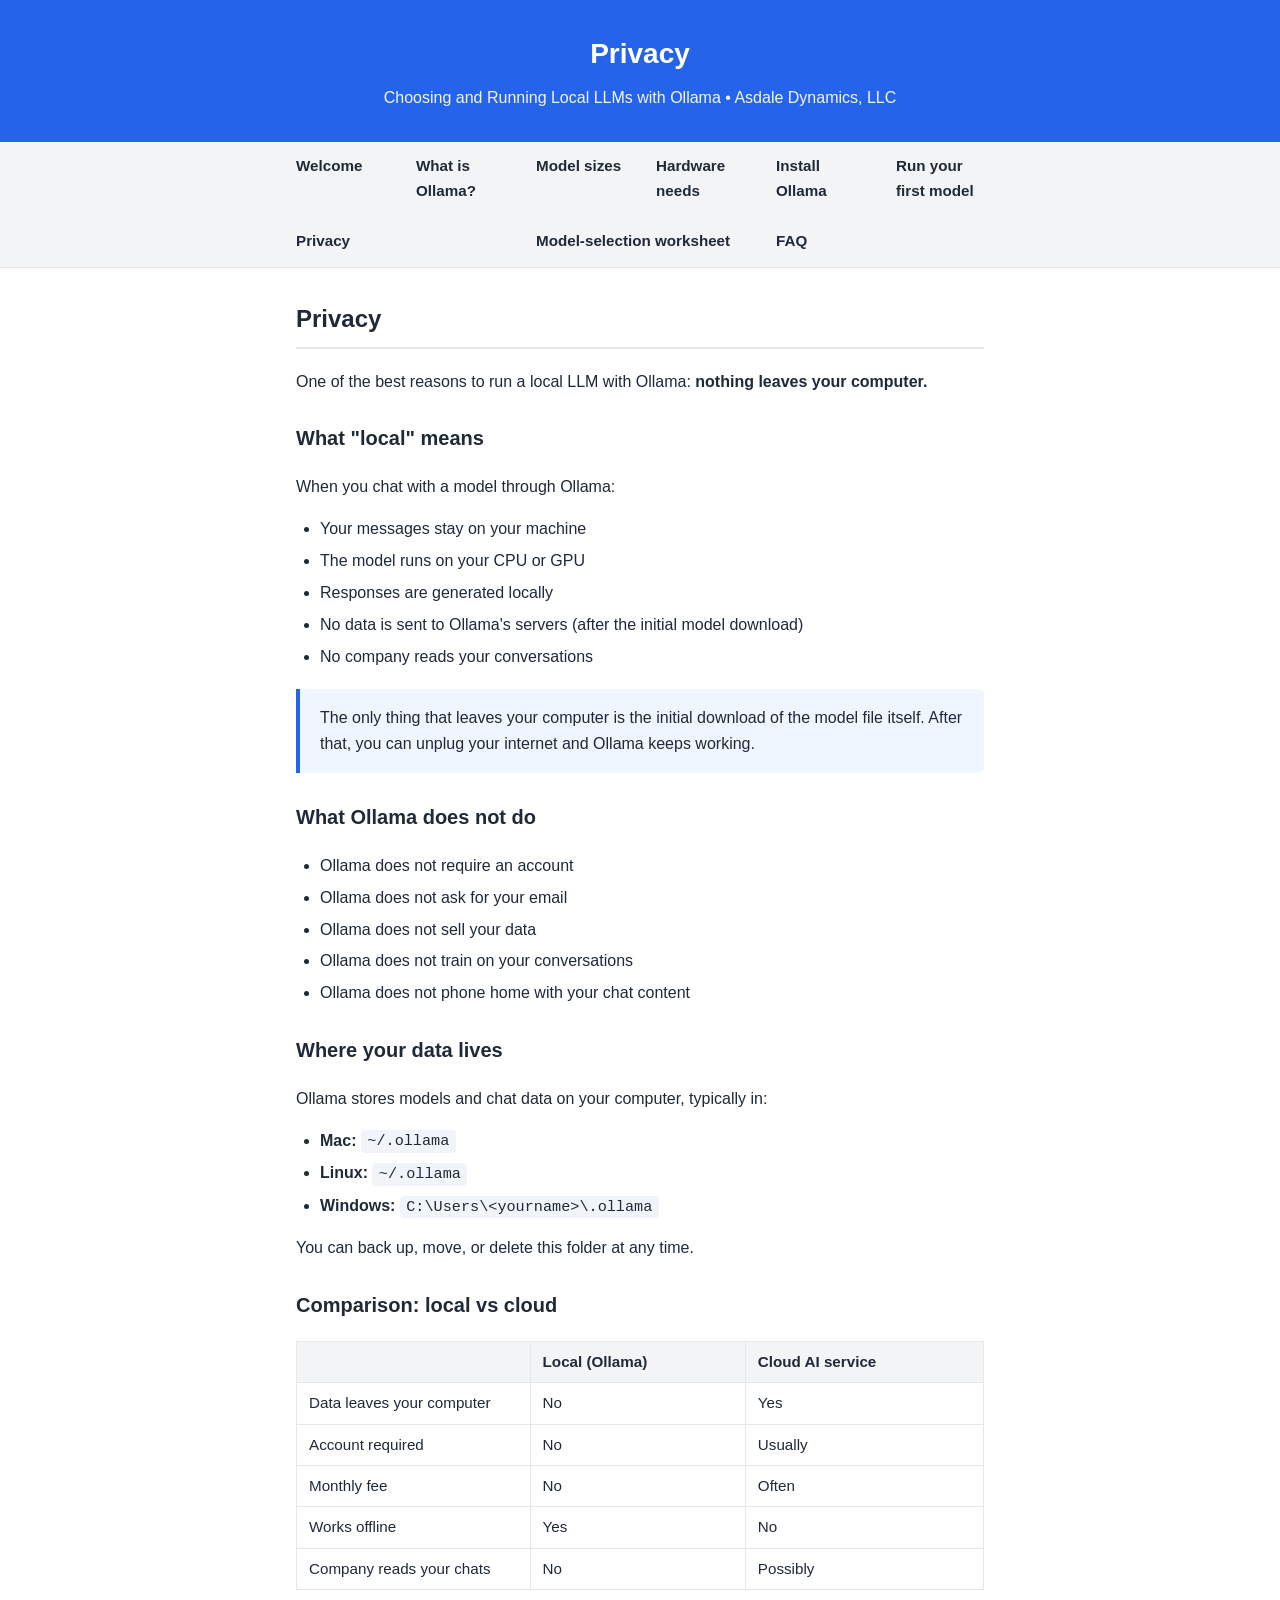
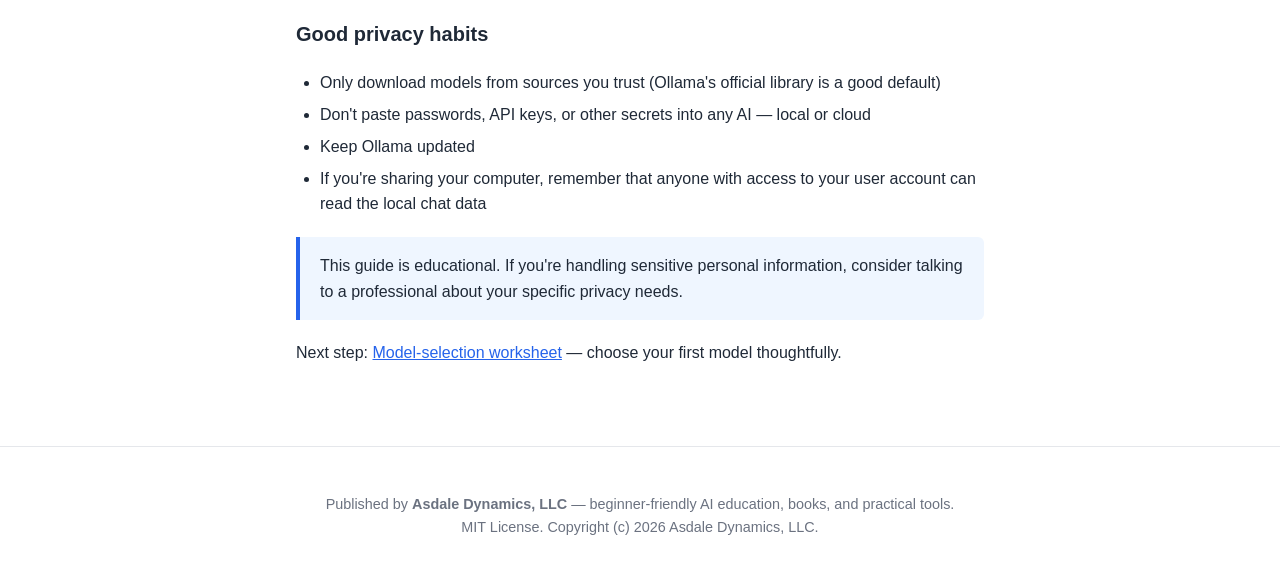
<file: static/07-privacy.html>
<!DOCTYPE html>
<html lang="en">
<head>
<meta charset="UTF-8">
<meta name="viewport" content="width=device-width, initial-scale=1.0">
<title>Privacy</title>
<link rel="stylesheet" href="css/style.css">
</head>
<body>

<header class="site-header">
  <h1>Privacy</h1>
  <p>Choosing and Running Local LLMs with Ollama &bull; Asdale Dynamics, LLC</p>
</header>

<nav class="site-nav">
  <ul>
    <li><a href="index.html">Welcome</a></li>
    <li><a href="02-what-is-ollama.html">What is Ollama?</a></li>
    <li><a href="03-model-sizes.html">Model sizes</a></li>
    <li><a href="04-hardware-needs.html">Hardware needs</a></li>
    <li><a href="05-install-ollama.html">Install Ollama</a></li>
    <li><a href="06-running-models.html">Run your first model</a></li>
    <li><a href="07-privacy.html" class="active">Privacy</a></li>
    <li><a href="worksheet.html">Model-selection worksheet</a></li>
    <li><a href="faq.html">FAQ</a></li>
  </ul>
</nav>

<div class="container">
  <main>
    <h2>Privacy</h2>
    <p>One of the best reasons to run a local LLM with Ollama: <strong>nothing leaves your computer.</strong></p>

    <h3>What "local" means</h3>
    <p>When you chat with a model through Ollama:</p>
    <ul>
      <li>Your messages stay on your machine</li>
      <li>The model runs on your CPU or GPU</li>
      <li>Responses are generated locally</li>
      <li>No data is sent to Ollama's servers (after the initial model download)</li>
      <li>No company reads your conversations</li>
    </ul>
    <div class="callout">
      <p>The only thing that leaves your computer is the initial download of the model file itself. After that, you can unplug your internet and Ollama keeps working.</p>
    </div>

    <h3>What Ollama does not do</h3>
    <ul>
      <li>Ollama does not require an account</li>
      <li>Ollama does not ask for your email</li>
      <li>Ollama does not sell your data</li>
      <li>Ollama does not train on your conversations</li>
      <li>Ollama does not phone home with your chat content</li>
    </ul>

    <h3>Where your data lives</h3>
    <p>Ollama stores models and chat data on your computer, typically in:</p>
    <ul>
      <li><strong>Mac:</strong> <code class="code">~/.ollama</code></li>
      <li><strong>Linux:</strong> <code class="code">~/.ollama</code></li>
      <li><strong>Windows:</strong> <code class="code">C:\Users\&lt;yourname&gt;\.ollama</code></li>
    </ul>
    <p>You can back up, move, or delete this folder at any time.</p>

    <h3>Comparison: local vs cloud</h3>
    <table>
      <tr><th style="width:34%"></th><th>Local (Ollama)</th><th>Cloud AI service</th></tr>
      <tr><td>Data leaves your computer</td><td>No</td><td>Yes</td></tr>
      <tr><td>Account required</td><td>No</td><td>Usually</td></tr>
      <tr><td>Monthly fee</td><td>No</td><td>Often</td></tr>
      <tr><td>Works offline</td><td>Yes</td><td>No</td></tr>
      <tr><td>Company reads your chats</td><td>No</td><td>Possibly</td></tr>
    </table>

    <h3>Good privacy habits</h3>
    <ul>
      <li>Only download models from sources you trust (Ollama's official library is a good default)</li>
      <li>Don't paste passwords, API keys, or other secrets into any AI — local or cloud</li>
      <li>Keep Ollama updated</li>
      <li>If you're sharing your computer, remember that anyone with access to your user account can read the local chat data</li>
    </ul>
    <div class="callout">
      <p>This guide is educational. If you're handling sensitive personal information, consider talking to a professional about your specific privacy needs.</p>
    </div>

    <p>Next step: <a href="worksheet.html">Model-selection worksheet</a> &mdash; choose your first model thoughtfully.</p>
  </main>
</div>

<footer class="footer">
  <p>Published by <strong>Asdale Dynamics, LLC</strong> — beginner-friendly AI education, books, and practical tools.<br>
  MIT License. Copyright (c) 2026 Asdale Dynamics, LLC.</p>
</footer>

<script src="js/app.js"></script>
</body>
</html>
</file>
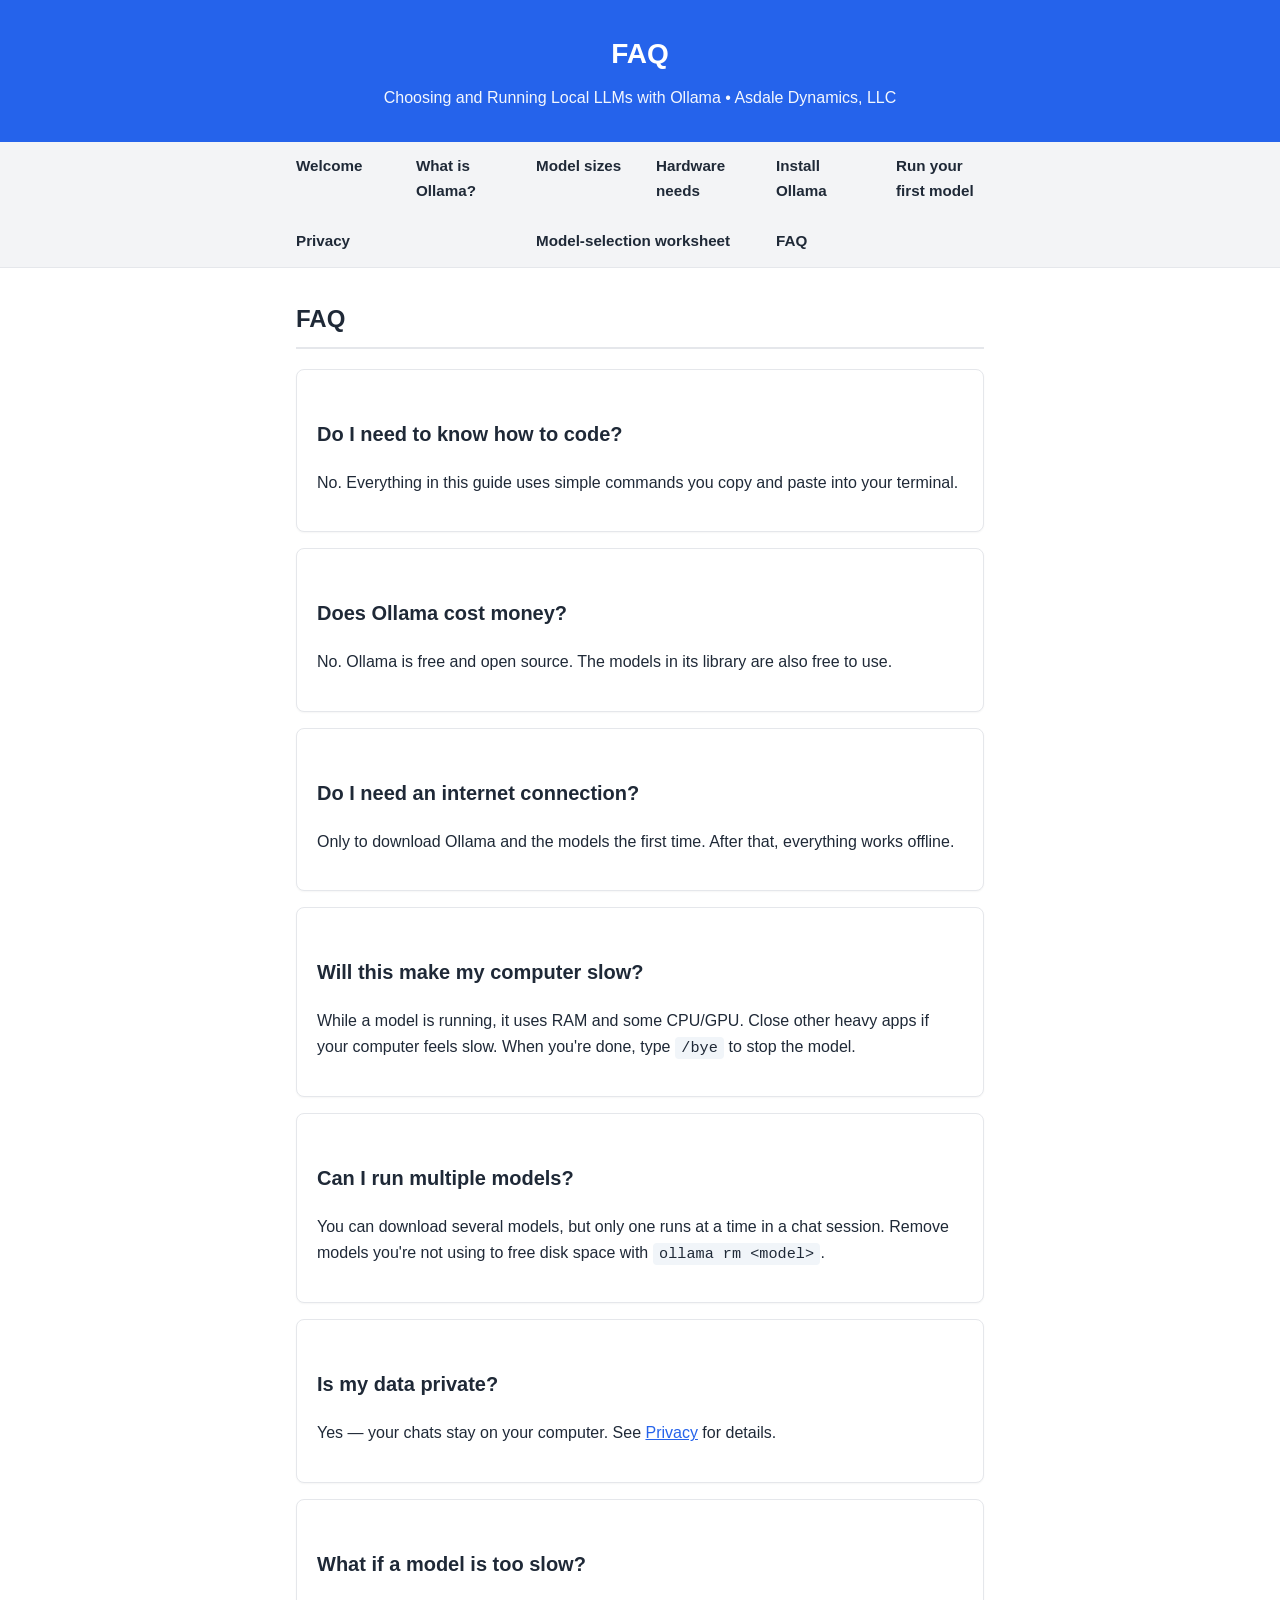
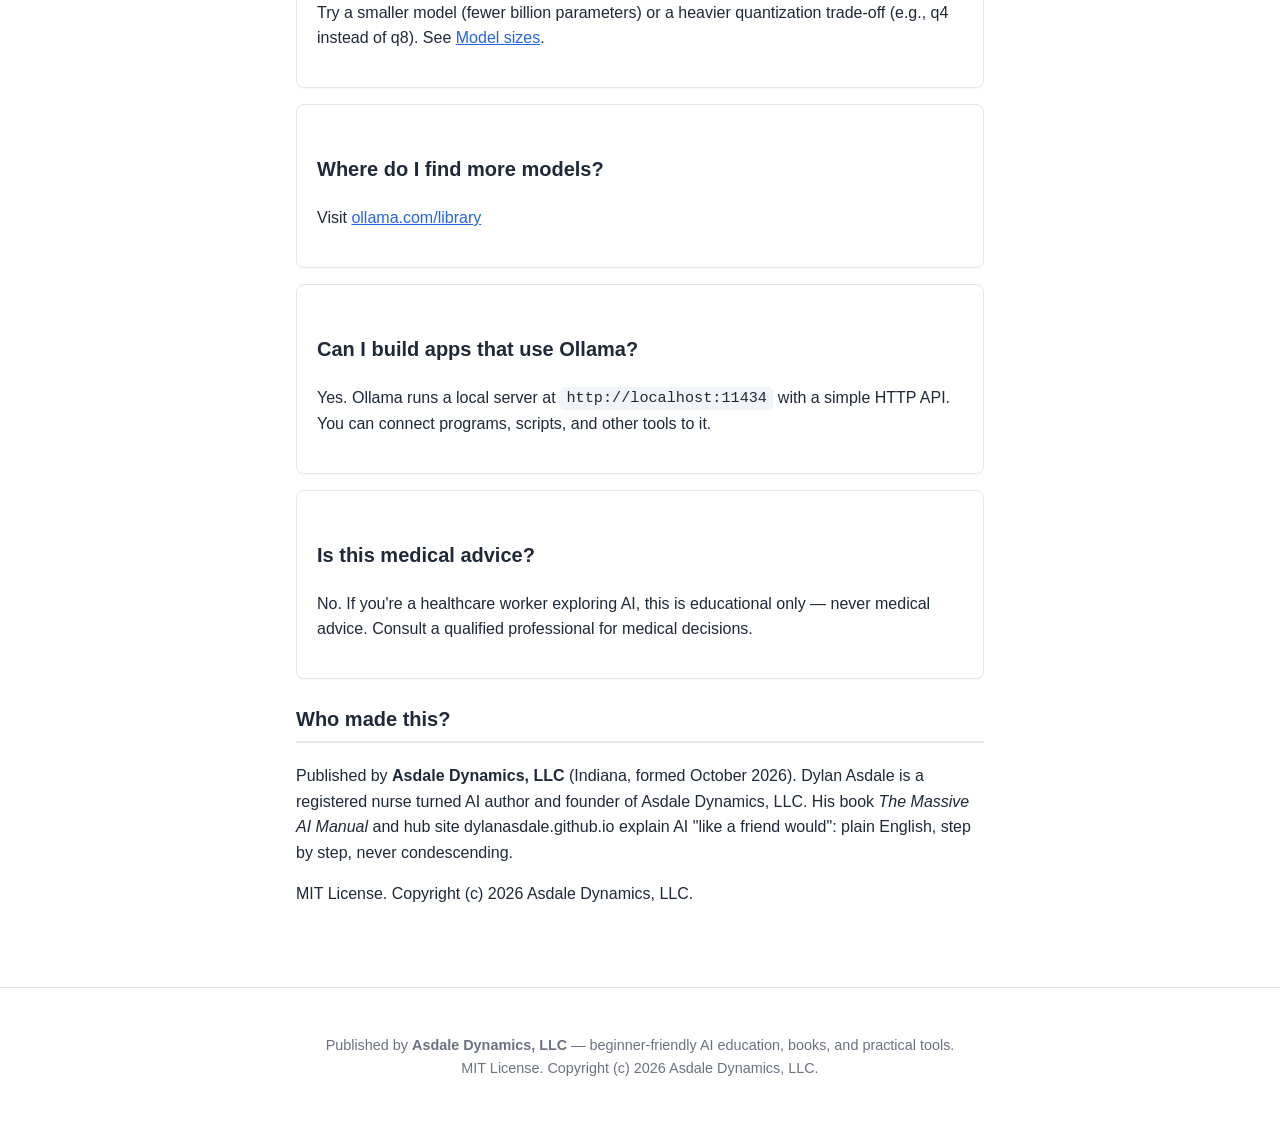
<file: static/faq.html>
<!DOCTYPE html>
<html lang="en">
<head>
<meta charset="UTF-8">
<meta name="viewport" content="width=device-width, initial-scale=1.0">
<title>FAQ</title>
<link rel="stylesheet" href="css/style.css">
</head>
<body>

<header class="site-header">
  <h1>FAQ</h1>
  <p>Choosing and Running Local LLMs with Ollama &bull; Asdale Dynamics, LLC</p>
</header>

<nav class="site-nav">
  <ul>
    <li><a href="index.html">Welcome</a></li>
    <li><a href="02-what-is-ollama.html">What is Ollama?</a></li>
    <li><a href="03-model-sizes.html">Model sizes</a></li>
    <li><a href="04-hardware-needs.html">Hardware needs</a></li>
    <li><a href="05-install-ollama.html">Install Ollama</a></li>
    <li><a href="06-running-models.html">Run your first model</a></li>
    <li><a href="07-privacy.html">Privacy</a></li>
    <li><a href="worksheet.html">Model-selection worksheet</a></li>
    <li><a href="faq.html" class="active">FAQ</a></li>
  </ul>
</nav>

<div class="container">
  <main>
    <h2>FAQ</h2>

    <div class="card">
      <h3>Do I need to know how to code?</h3>
      <p>No. Everything in this guide uses simple commands you copy and paste into your terminal.</p>
    </div>
    <div class="card">
      <h3>Does Ollama cost money?</h3>
      <p>No. Ollama is free and open source. The models in its library are also free to use.</p>
    </div>
    <div class="card">
      <h3>Do I need an internet connection?</h3>
      <p>Only to download Ollama and the models the first time. After that, everything works offline.</p>
    </div>
    <div class="card">
      <h3>Will this make my computer slow?</h3>
      <p>While a model is running, it uses RAM and some CPU/GPU. Close other heavy apps if your computer feels slow. When you're done, type <code class="code">/bye</code> to stop the model.</p>
    </div>
    <div class="card">
      <h3>Can I run multiple models?</h3>
      <p>You can download several models, but only one runs at a time in a chat session. Remove models you're not using to free disk space with <code class="code">ollama rm &lt;model&gt;</code>.</p>
    </div>
    <div class="card">
      <h3>Is my data private?</h3>
      <p>Yes — your chats stay on your computer. See <a href="07-privacy.html">Privacy</a> for details.</p>
    </div>
    <div class="card">
      <h3>What if a model is too slow?</h3>
      <p>Try a smaller model (fewer billion parameters) or a heavier quantization trade-off (e.g., q4 instead of q8). See <a href="03-model-sizes.html">Model sizes</a>.</p>
    </div>
    <div class="card">
      <h3>Where do I find more models?</h3>
      <p>Visit <a href="https://ollama.com/library" target="_blank" rel="noopener">ollama.com/library</a></p>
    </div>
    <div class="card">
      <h3>Can I build apps that use Ollama?</h3>
      <p>Yes. Ollama runs a local server at <code class="code">http://localhost:11434</code> with a simple HTTP API. You can connect programs, scripts, and other tools to it.</p>
    </div>
    <div class="card">
      <h3>Is this medical advice?</h3>
      <p>No. If you're a healthcare worker exploring AI, this is educational only — never medical advice. Consult a qualified professional for medical decisions.</p>
    </div>

    <h3 style="border-bottom:2px solid var(--soft-border);padding-bottom:0.4rem;margin-top:1.5rem;">Who made this?</h3>
    <p>Published by <strong>Asdale Dynamics, LLC</strong> (Indiana, formed October 2026). Dylan Asdale is a registered nurse turned AI author and founder of Asdale Dynamics, LLC. His book <em>The Massive AI Manual</em> and hub site dylanasdale.github.io explain AI "like a friend would": plain English, step by step, never condescending.</p>
    <p>MIT License. Copyright (c) 2026 Asdale Dynamics, LLC.</p>
  </main>
</div>

<footer class="footer">
  <p>Published by <strong>Asdale Dynamics, LLC</strong> — beginner-friendly AI education, books, and practical tools.<br>
  MIT License. Copyright (c) 2026 Asdale Dynamics, LLC.</p>
</footer>

<script src="js/app.js"></script>
</body>
</html>
</file>
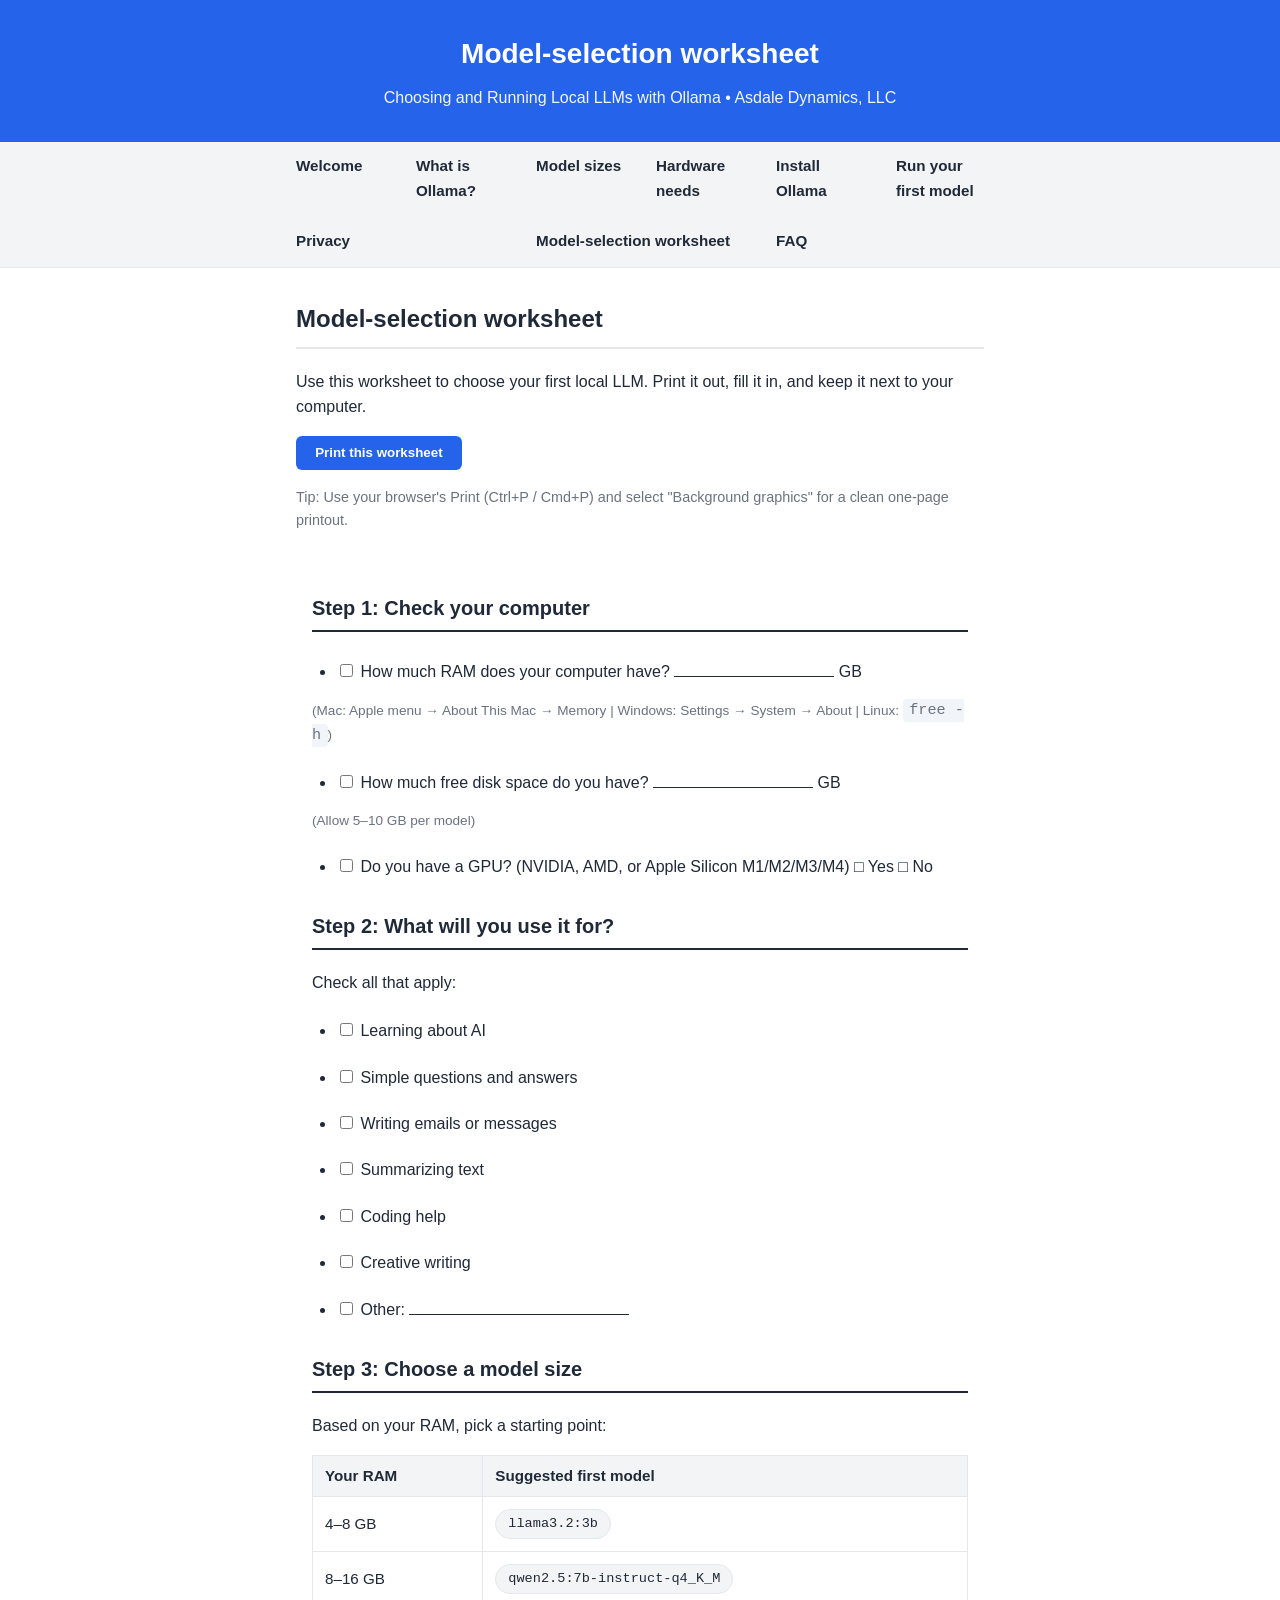
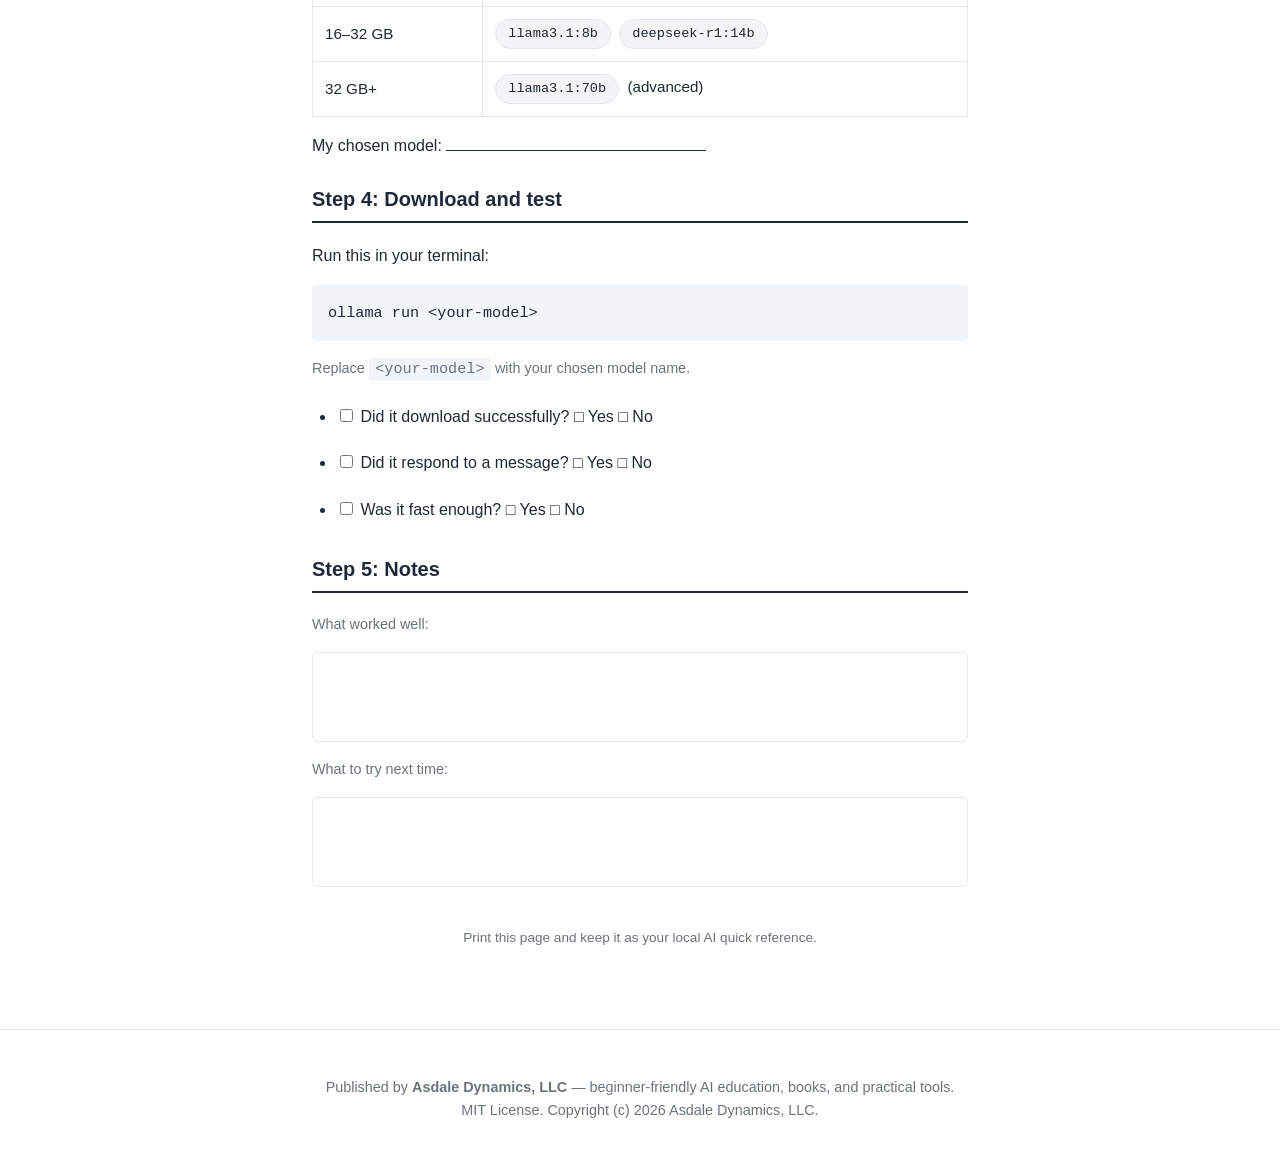
<file: static/worksheet.html>
<!DOCTYPE html>
<html lang="en">
<head>
<meta charset="UTF-8">
<meta name="viewport" content="width=device-width, initial-scale=1.0">
<title>Model-selection worksheet</title>
<link rel="stylesheet" href="css/style.css">
</head>
<body>

<header class="site-header">
  <h1>Model-selection worksheet</h1>
  <p>Choosing and Running Local LLMs with Ollama &bull; Asdale Dynamics, LLC</p>
</header>

<nav class="site-nav">
  <ul>
    <li><a href="index.html">Welcome</a></li>
    <li><a href="02-what-is-ollama.html">What is Ollama?</a></li>
    <li><a href="03-model-sizes.html">Model sizes</a></li>
    <li><a href="04-hardware-needs.html">Hardware needs</a></li>
    <li><a href="05-install-ollama.html">Install Ollama</a></li>
    <li><a href="06-running-models.html">Run your first model</a></li>
    <li><a href="07-privacy.html">Privacy</a></li>
    <li><a href="worksheet.html" class="active">Model-selection worksheet</a></li>
    <li><a href="faq.html">FAQ</a></li>
  </ul>
</nav>

<div class="container">
  <main>
    <h2>Model-selection worksheet</h2>
    <p>Use this worksheet to choose your first local LLM. Print it out, fill it in, and keep it next to your computer.</p>
    <button id="print-worksheet" style="background:var(--brand);color:#fff;border:none;padding:0.6rem 1.2rem;border-radius:6px;font-weight:700;cursor:pointer;">Print this worksheet</button>
    <p style="font-size:0.9rem;color:var(--muted);">Tip: Use your browser's Print (Ctrl+P / Cmd+P) and select "Background graphics" for a clean one-page printout.</p>

    <div class="worksheet print-break">
      <h3 style="border-bottom:2px solid var(--ink);padding-bottom:0.4rem;">Step 1: Check your computer</h3>
      <ul class="checkbox-row">
        <li><input type="checkbox"> How much RAM does your computer have? <span class="fill-in"></span> GB</li>
      </ul>
      <p style="font-size:0.85rem;color:var(--muted); margin:0.25rem 0 1rem;">(Mac: Apple menu → About This Mac → Memory | Windows: Settings → System → About | Linux: <code class="code">free -h</code>)</p>

      <ul class="checkbox-row">
        <li><input type="checkbox"> How much free disk space do you have? <span class="fill-in"></span> GB</li>
      </ul>
      <p style="font-size:0.85rem;color:var(--muted); margin:0.25rem 0 1rem;">(Allow 5–10 GB per model)</p>

      <ul class="checkbox-row">
        <li><input type="checkbox"> Do you have a GPU? (NVIDIA, AMD, or Apple Silicon M1/M2/M3/M4) □ Yes □ No</li>
      </ul>

      <h3 style="border-bottom:2px solid var(--ink);padding-bottom:0.4rem;margin-top:1.5rem;">Step 2: What will you use it for?</h3>
      <p>Check all that apply:</p>
      <ul class="checkbox-row">
        <li><input type="checkbox"> Learning about AI</li>
      </ul>
      <ul class="checkbox-row">
        <li><input type="checkbox"> Simple questions and answers</li>
      </ul>
      <ul class="checkbox-row">
        <li><input type="checkbox"> Writing emails or messages</li>
      </ul>
      <ul class="checkbox-row">
        <li><input type="checkbox"> Summarizing text</li>
      </ul>
      <ul class="checkbox-row">
        <li><input type="checkbox"> Coding help</li>
      </ul>
      <ul class="checkbox-row">
        <li><input type="checkbox"> Creative writing</li>
      </ul>
      <ul class="checkbox-row">
        <li><input type="checkbox"> Other: <span class="fill-in" style="min-width:220px;"></span></li>
      </ul>

      <h3 style="border-bottom:2px solid var(--ink);padding-bottom:0.4rem;margin-top:1.5rem;">Step 3: Choose a model size</h3>
      <p>Based on your RAM, pick a starting point:</p>
      <table>
        <tr><th style="width:26%">Your RAM</th><th>Suggested first model</th></tr>
        <tr><td>4–8 GB</td><td><span class="model-chip">llama3.2:3b</span></td></tr>
        <tr><td>8–16 GB</td><td><span class="model-chip">qwen2.5:7b-instruct-q4_K_M</span></td></tr>
        <tr><td>16–32 GB</td><td><span class="model-chip">llama3.1:8b</span> <span class="model-chip">deepseek-r1:14b</span></td></tr>
        <tr><td>32 GB+</td><td><span class="model-chip">llama3.1:70b</span> (advanced)</td></tr>
      </table>
      <p style="margin-top:0.75rem;">My chosen model: <span class="fill-in" style="min-width:260px;"></span></p>

      <h3 style="border-bottom:2px solid var(--ink);padding-bottom:0.4rem;margin-top:1.5rem;">Step 4: Download and test</h3>
      <p>Run this in your terminal:</p>
      <pre class="code">ollama run &lt;your-model&gt;</pre>
      <p style="font-size:0.9rem;color:var(--muted);">Replace <code class="code">&lt;your-model&gt;</code> with your chosen model name.</p>
      <ul class="checkbox-row">
        <li><input type="checkbox"> Did it download successfully? □ Yes □ No</li>
      </ul>
      <ul class="checkbox-row">
        <li><input type="checkbox"> Did it respond to a message? □ Yes □ No</li>
      </ul>
      <ul class="checkbox-row">
        <li><input type="checkbox"> Was it fast enough? □ Yes □ No</li>
      </ul>

      <h3 style="border-bottom:2px solid var(--ink);padding-bottom:0.4rem;margin-top:1.5rem;">Step 5: Notes</h3>
      <p style="font-size:0.9rem;color:var(--muted);">What worked well:</p>
      <div style="border:1px solid var(--soft-border);border-radius:6px;padding:1rem;height:90px;"></div>
      <p style="font-size:0.9rem;color:var(--muted); margin-top:1rem;">What to try next time:</p>
      <div style="border:1px solid var(--soft-border);border-radius:6px;padding:1rem;height:90px;"></div>
    </div>

    <p style="margin-top:1.5rem;font-size:0.85rem;color:var(--muted);text-align:center;">Print this page and keep it as your local AI quick reference.</p>
  </main>
</div>

<footer class="footer">
  <p>Published by <strong>Asdale Dynamics, LLC</strong> — beginner-friendly AI education, books, and practical tools.<br>
  MIT License. Copyright (c) 2026 Asdale Dynamics, LLC.</p>
</footer>

<script src="js/app.js"></script>
</body>
</html>
</file>
<file: static/css/style.css>
/* Choosing and Running Local LLMs with Ollama — static site styles
   Asdale Dynamics, LLC — MIT License, Copyright (c) 2026 Asdale Dynamics, LLC */

:root {
  --ink: #1f2937;
  --muted: #6b7280;
  --brand: #2563eb;
  --brand-dark: #1d4ed8;
  --soft: #f3f4f6;
  --soft-border: #e5e7eb;
  --paper: #ffffff;
  --accent-bg: #eff6ff;
  --accent-text: #1e3a8a;
  --max-width: 720px;
}

* { box-sizing: border-box; }
html { scroll-behavior: smooth; }

body {
  margin: 0;
  font-family: -apple-system, BlinkMacSystemFont, "Segoe UI", Roboto, Helvetica, Arial, sans-serif;
  color: var(--ink);
  line-height: 1.6;
  background: #fff;
}

a { color: var(--brand); text-decoration: underline; }
a:focus-visible { outline: 3px solid var(--brand); outline-offset: 2px; }

/* Header */
.site-header {
  background: var(--brand);
  color: #fff;
  padding: 2rem 1rem;
  text-align: center;
}
.site-header h1 {
  margin: 0 0 0.5rem;
  font-size: 1.75rem;
  font-weight: 700;
}
.site-header p {
  margin: 0;
  font-size: 1rem;
  opacity: 0.95;
}

/* Nav */
.site-nav {
  background: var(--soft);
  border-bottom: 1px solid var(--soft-border);
  position: sticky;
  top: 0;
  z-index: 50;
}
.site-nav ul {
  display: flex;
  flex-wrap: wrap;
  margin: 0;
  padding: 0;
  list-style: none;
  max-width: var(--max-width);
  margin-left: auto;
  margin-right: auto;
}
.site-nav li {
  flex: 1 1 120px;
  min-width: 110px;
}
.site-nav a {
  display: block;
  padding: 0.75rem 1rem;
  color: var(--ink);
  text-decoration: none;
  font-weight: 600;
  font-size: 0.95rem;
  border-bottom: 2px solid transparent;
}
.site-nav a:hover, .site-nav a:focus {
  background: var(--soft-border);
}

/* Main */
.container {
  max-width: var(--max-width);
  margin: 0 auto;
  padding: 2rem 1rem 4rem;
}

main h2 {
  font-size: 1.5rem;
  margin-top: 0;
  border-bottom: 2px solid var(--soft-border);
  padding-bottom: 0.5rem;
}
main h3 { font-size: 1.25rem; margin-top: 1.75rem; }
main p { margin: 1rem 0; }
main ul, main ol { margin: 1rem 0; padding-left: 1.5rem; }
main li { margin: 0.4rem 0; }

main table {
  width: 100%;
  border-collapse: collapse;
  margin: 1rem 0;
  font-size: 0.95rem;
}
main th, main td {
  border: 1px solid var(--soft-border);
  padding: 0.5rem 0.75rem;
  text-align: left;
}
main th { background: var(--soft); font-weight: 700; }

.callout {
  background: var(--accent-bg);
  border-left: 4px solid var(--brand);
  padding: 1rem 1.25rem;
  margin: 1.25rem 0;
  border-radius: 0 6px 6px 0;
}
.callout p { margin: 0; }

.card {
  background: var(--paper);
  border: 1px solid var(--soft-border);
  border-radius: 8px;
  padding: 1.25rem;
  margin: 1rem 0;
  box-shadow: 0 1px 2px rgba(0,0,0,0.04);
}

.code {
  font-family: ui-monospace, SFMono-Regular, Menlo, Monaco, Consolas, monospace;
  background: #f1f5f9;
  padding: 0.15rem 0.4rem;
  border-radius: 4px;
  font-size: 0.95rem;
}
pre.code {
  padding: 1rem;
  overflow-x: auto;
  margin: 1rem 0;
}

.footer {
  border-top: 1px solid var(--soft-border);
  padding: 2rem 1rem;
  text-align: center;
  color: var(--muted);
  font-size: 0.9rem;
}

/* Worksheet */
.worksheet {
  max-width: 720px;
  margin: 0 auto;
  padding: 1rem;
  background: #fff;
}
@media print {
  body { background: #fff; }
  .site-nav, .footer, .no-print { display: none !important; }
  .worksheet { max-width: 100%; padding: 0; }
  .print-break { page-break-before: always; }
  a { text-decoration: none; color: inherit; }
}
.checkbox-row { display: flex; align-items: center; gap: 0.5rem; margin: 0.5rem 0; }
.fill-in {
  border-bottom: 1px solid var(--ink);
  display: inline-block;
  min-width: 160px;
  padding: 0.1rem 0.4rem;
}

/* Chips */
.model-chip {
  display: inline-block;
  background: var(--soft);
  border: 1px solid var(--soft-border);
  border-radius: 999px;
  padding: 0.2rem 0.75rem;
  font-size: 0.85rem;
  font-family: ui-monospace, SFMono-Regular, Menlo, Monaco, Consolas, monospace;
  margin: 0.25rem 0.25rem 0.25rem 0;
}
</file>
